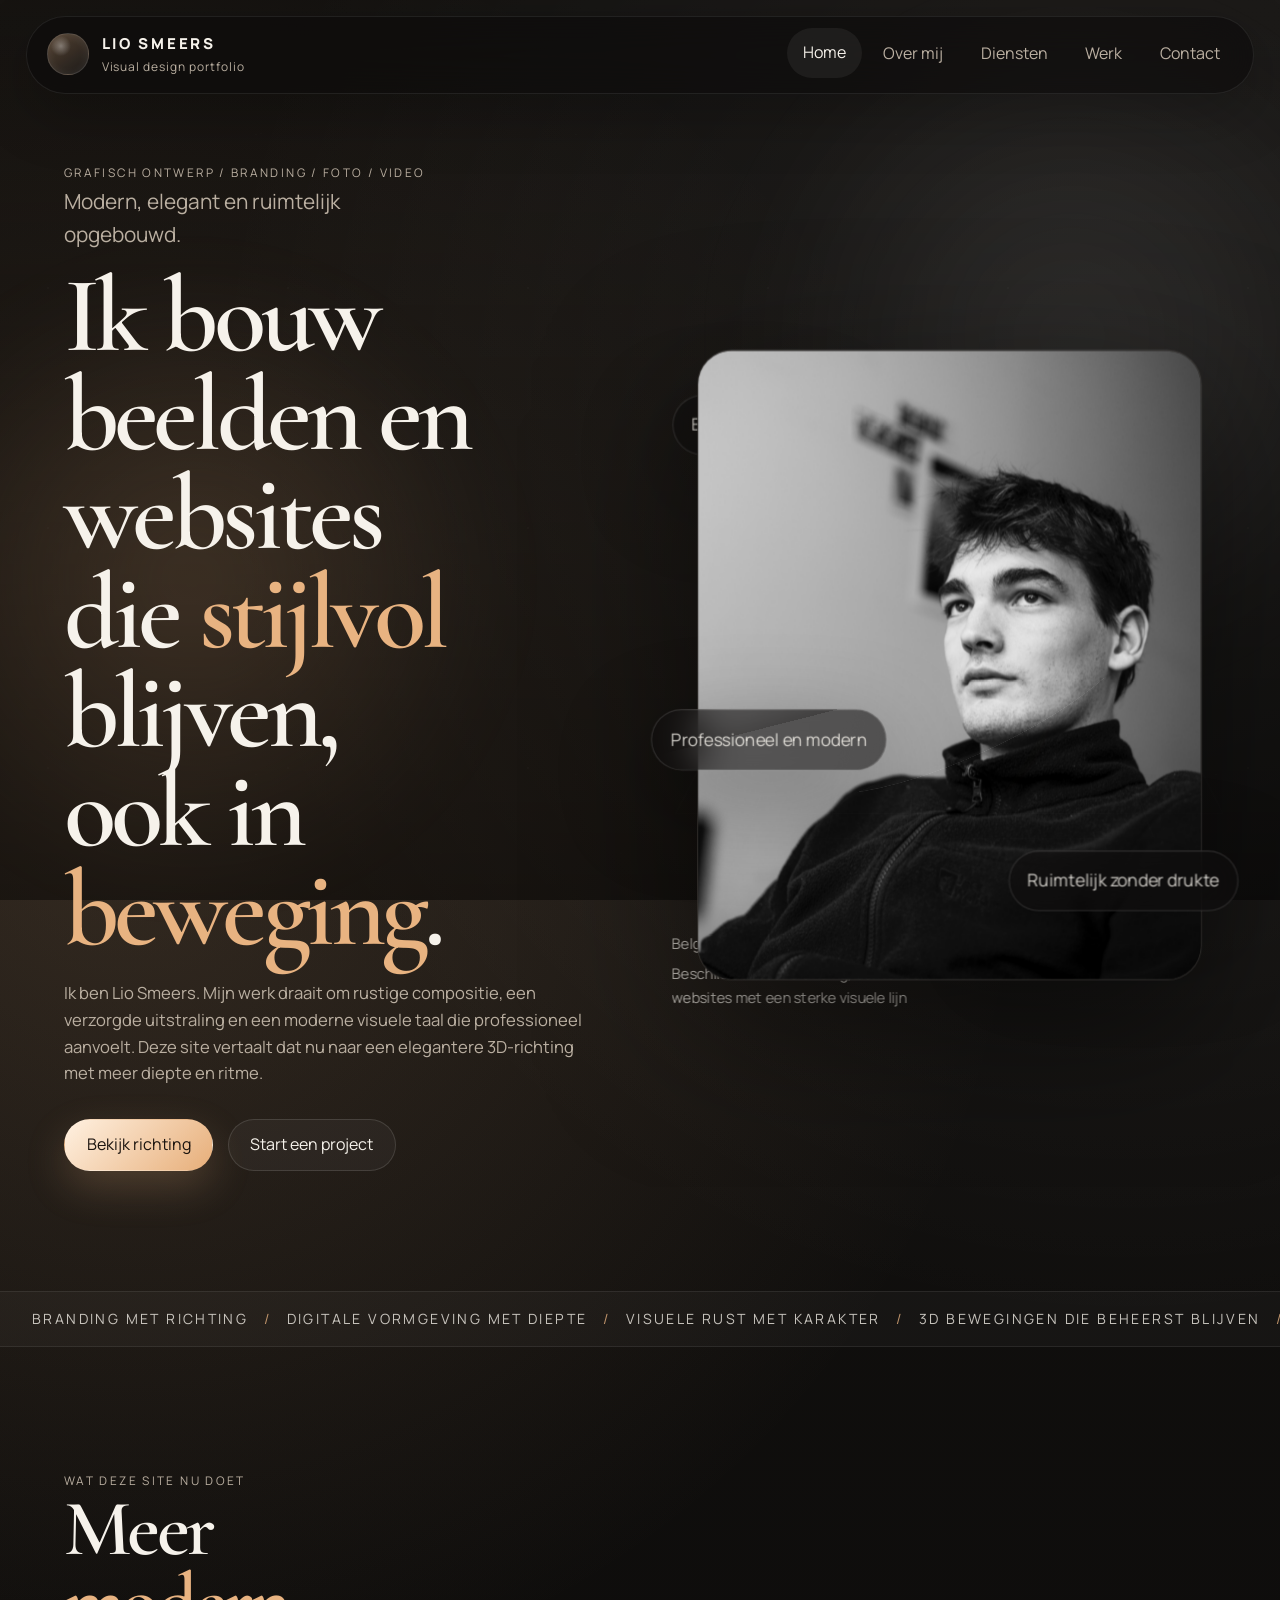
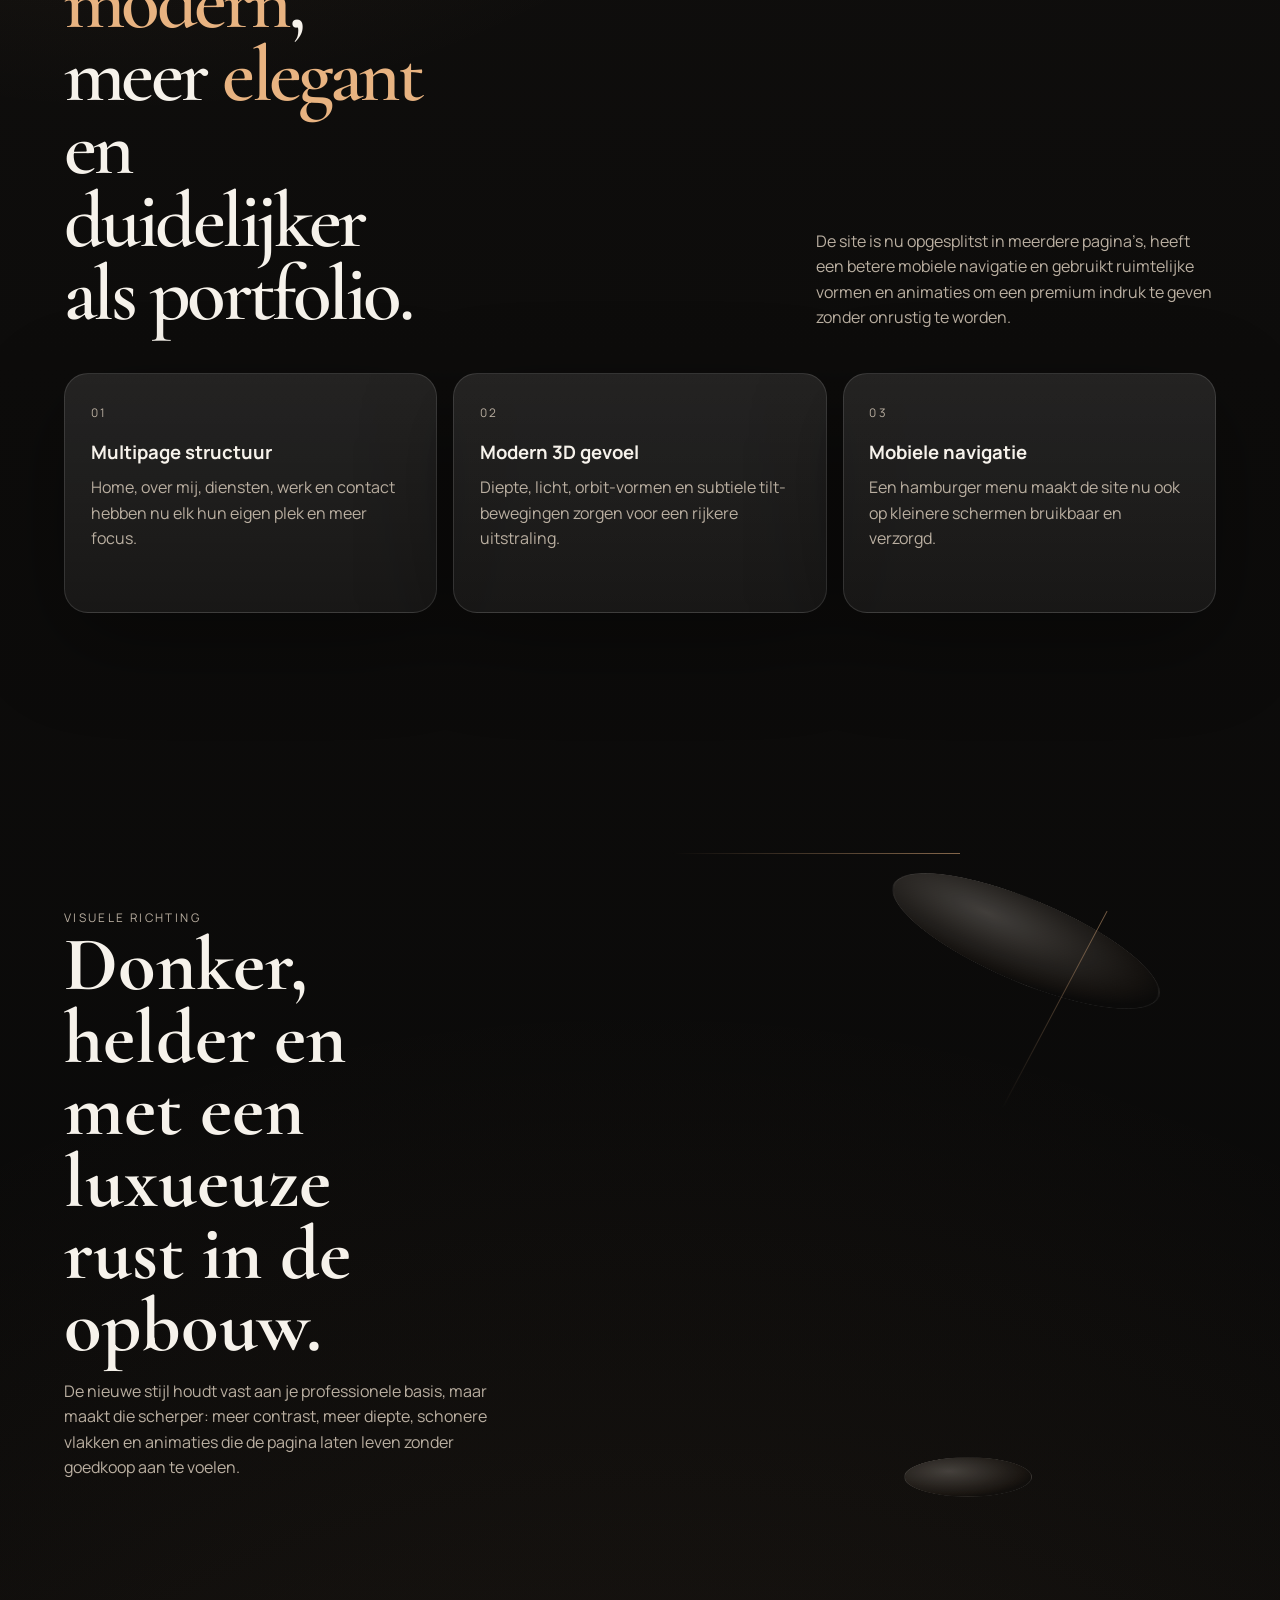
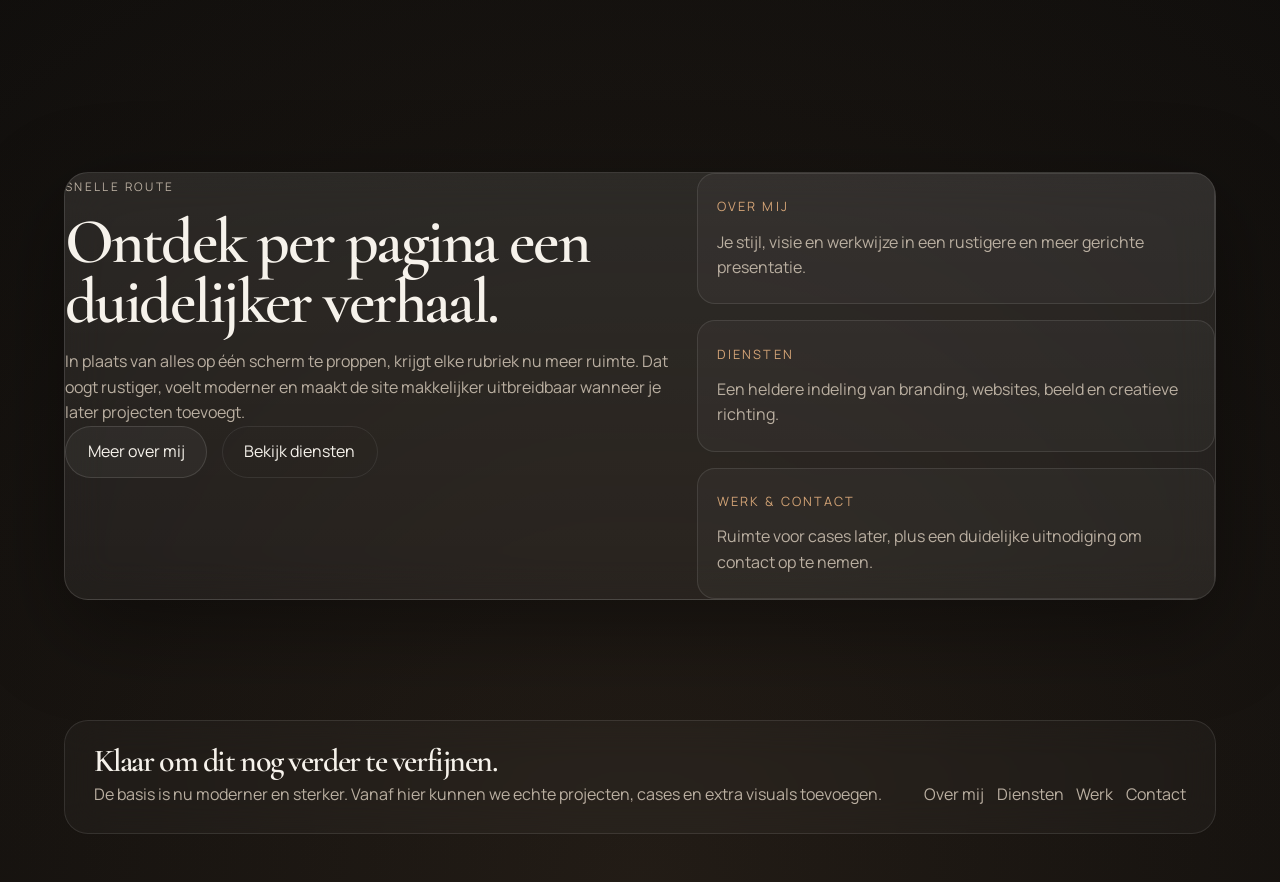
<file: index.html>
<!DOCTYPE html>
<html lang="nl">
<head>
  <meta charset="UTF-8">
  <meta name="viewport" content="width=device-width, initial-scale=1.0">
  <title>Lio Smeers — Home</title>
  <meta name="description" content="Portfolio van Lio Smeers met een moderne en elegante focus op branding, beeld en digitale vormgeving.">
  <link rel="preconnect" href="https://fonts.googleapis.com">
  <link rel="preconnect" href="https://fonts.gstatic.com" crossorigin>
  <link href="https://fonts.googleapis.com/css2?family=Manrope:wght@400;500;600;700;800&family=Cormorant+Garamond:wght@500;600;700&display=swap" rel="stylesheet">
  <link rel="stylesheet" href="style.css">
</head>
<body>
  <div class="page-noise"></div>
  <div class="page-gradient gradient-one" data-depth="0.18"></div>
  <div class="page-gradient gradient-two" data-depth="0.1"></div>
  <div class="scroll-line"></div>

  <header class="site-header">
    <div class="header-bar">
      <a href="index.html" class="logo" aria-label="Ga naar home">
        <span class="logo-mark"></span>
        <span class="logo-text">
          <span class="logo-title">Lio Smeers</span>
          <span class="logo-subtitle">Visual design portfolio</span>
        </span>
      </a>

      <nav class="site-nav" aria-label="Hoofdnavigatie">
        <a href="index.html" class="active">Home</a>
        <a href="about.html">Over mij</a>
        <a href="services.html">Diensten</a>
        <a href="work.html">Werk</a>
        <a href="contact.html">Contact</a>
      </nav>

      <button class="menu-toggle" type="button" aria-label="Open menu" aria-expanded="false" data-menu-toggle>
        <span></span>
        <span></span>
        <span></span>
      </button>
    </div>

    <nav class="mobile-menu" aria-label="Mobiele navigatie" data-mobile-menu>
      <a href="index.html" class="active">Home</a>
      <a href="about.html">Over mij</a>
      <a href="services.html">Diensten</a>
      <a href="work.html">Werk</a>
      <a href="contact.html">Contact</a>
    </nav>
  </header>

  <main>
    <section class="hero section reveal">
      <div class="hero-copy">
        <p class="eyebrow">Grafisch ontwerp / branding / foto / video</p>
        <p class="hero-kicker">Modern, elegant en ruimtelijk opgebouwd.</p>
        <h1 class="hero-title">Ik bouw beelden en websites die <span>stijlvol</span> blijven, ook in <span>beweging</span>.</h1>
        <p class="hero-text">
          Ik ben Lio Smeers. Mijn werk draait om rustige compositie, een verzorgde uitstraling en een moderne visuele taal
          die professioneel aanvoelt. Deze site vertaalt dat nu naar een elegantere 3D-richting met meer diepte en ritme.
        </p>
        <div class="hero-actions">
          <a href="work.html" class="button primary">Bekijk richting</a>
          <a href="contact.html" class="button secondary">Start een project</a>
        </div>
      </div>

      <div class="hero-stage" data-stage>
        <div class="hero-depth-grid"></div>
        <div class="hero-orbit orbit-one"></div>
        <div class="hero-orbit orbit-two"></div>
        <div class="hero-sculpture" aria-hidden="true">
          <div class="sculpture-ring ring-large"></div>
          <div class="sculpture-ring ring-small"></div>
          <div class="sculpture-core"></div>
          <div class="sculpture-pillar pillar-one"></div>
          <div class="sculpture-pillar pillar-two"></div>
          <div class="sculpture-shadow"></div>
        </div>
        <div class="hero-card image-frame" data-tilt>
          <img src="images/lio-portrait.png" alt="Portret van Lio Smeers">
        </div>
        <div class="floating-note note-one" data-float="0.8">Elegant in sfeer</div>
        <div class="floating-note note-two" data-float="1.1">Ruimtelijk zonder drukte</div>
        <div class="floating-note note-three" data-float="1">Professioneel en modern</div>
        <div class="hero-caption">
          <span>België</span>
          <span>Beschikbaar voor branding, content en websites met een sterke visuele lijn</span>
        </div>
      </div>
    </section>

    <section class="marquee-band reveal" aria-label="Creatieve focus">
      <div class="marquee-track">
        <span>Branding met richting</span>
        <span>Digitale vormgeving met diepte</span>
        <span>Visuele rust met karakter</span>
        <span>3D bewegingen die beheerst blijven</span>
        <span>Editorial ritme in elk scherm</span>
        <span>Branding met richting</span>
        <span>Digitale vormgeving met diepte</span>
        <span>Visuele rust met karakter</span>
        <span>3D bewegingen die beheerst blijven</span>
        <span>Editorial ritme in elk scherm</span>
      </div>
    </section>

    <section class="section reveal">
      <div class="split-heading">
        <div class="section-heading">
          <p class="eyebrow">Wat deze site nu doet</p>
          <h2>Meer <span>modern</span>, meer <span>elegant</span> en duidelijker als portfolio.</h2>
        </div>
        <p class="section-intro">
          De site is nu opgesplitst in meerdere pagina’s, heeft een betere mobiele navigatie en gebruikt
          ruimtelijke vormen en animaties om een premium indruk te geven zonder onrustig te worden.
        </p>
      </div>

      <div class="feature-grid">
        <article class="feature-card card reveal" data-tilt>
          <p class="list-label">01</p>
          <h3>Multipage structuur</h3>
          <p>Home, over mij, diensten, werk en contact hebben nu elk hun eigen plek en meer focus.</p>
        </article>
        <article class="feature-card card reveal" data-tilt>
          <p class="list-label">02</p>
          <h3>Modern 3D gevoel</h3>
          <p>Diepte, licht, orbit-vormen en subtiele tilt-bewegingen zorgen voor een rijkere uitstraling.</p>
        </article>
        <article class="feature-card card reveal" data-tilt>
          <p class="list-label">03</p>
          <h3>Mobiele navigatie</h3>
          <p>Een hamburger menu maakt de site nu ook op kleinere schermen bruikbaar en verzorgd.</p>
        </article>
      </div>
    </section>

    <section class="immersive-panel section reveal">
      <div class="immersive-objects" aria-hidden="true">
        <span class="immersive-disc disc-one"></span>
        <span class="immersive-disc disc-two"></span>
        <span class="immersive-beam"></span>
      </div>
      <div class="immersive-copy">
        <p class="eyebrow">Visuele richting</p>
        <h2>Donker, helder en met een <span>luxueuze rust</span> in de opbouw.</h2>
        <p>
          De nieuwe stijl houdt vast aan je professionele basis, maar maakt die scherper: meer contrast, meer diepte,
          schonere vlakken en animaties die de pagina laten leven zonder goedkoop aan te voelen.
        </p>
      </div>
    </section>

    <section class="section reveal">
      <div class="work-highlight card glass">
        <div class="placeholder-copy">
          <p class="project-tag">Snelle route</p>
          <h3>Ontdek per pagina een duidelijker verhaal.</h3>
          <p class="detail-text">
            In plaats van alles op één scherm te proppen, krijgt elke rubriek nu meer ruimte. Dat oogt rustiger,
            voelt moderner en maakt de site makkelijker uitbreidbaar wanneer je later projecten toevoegt.
          </p>
          <div class="inline-actions">
            <a href="about.html" class="button secondary">Meer over mij</a>
            <a href="services.html" class="button ghost">Bekijk diensten</a>
          </div>
        </div>

        <div class="placeholder-grid" aria-label="Snelle links">
          <article class="placeholder-tile">
            <span>Over mij</span>
            <p>Je stijl, visie en werkwijze in een rustigere en meer gerichte presentatie.</p>
          </article>
          <article class="placeholder-tile">
            <span>Diensten</span>
            <p>Een heldere indeling van branding, websites, beeld en creatieve richting.</p>
          </article>
          <article class="placeholder-tile">
            <span>Werk & contact</span>
            <p>Ruimte voor cases later, plus een duidelijke uitnodiging om contact op te nemen.</p>
          </article>
        </div>
      </div>
    </section>
  </main>

  <footer class="footer">
    <div class="footer-shell">
      <div class="footer-copy">
        <h3>Klaar om dit nog verder te verfijnen.</h3>
        <p>De basis is nu moderner en sterker. Vanaf hier kunnen we echte projecten, cases en extra visuals toevoegen.</p>
      </div>
      <nav class="footer-nav" aria-label="Footer navigatie">
        <a href="about.html">Over mij</a>
        <a href="services.html">Diensten</a>
        <a href="work.html">Werk</a>
        <a href="contact.html">Contact</a>
      </nav>
    </div>
  </footer>

  <script src="script.js"></script>
</body>
</html>
</file>
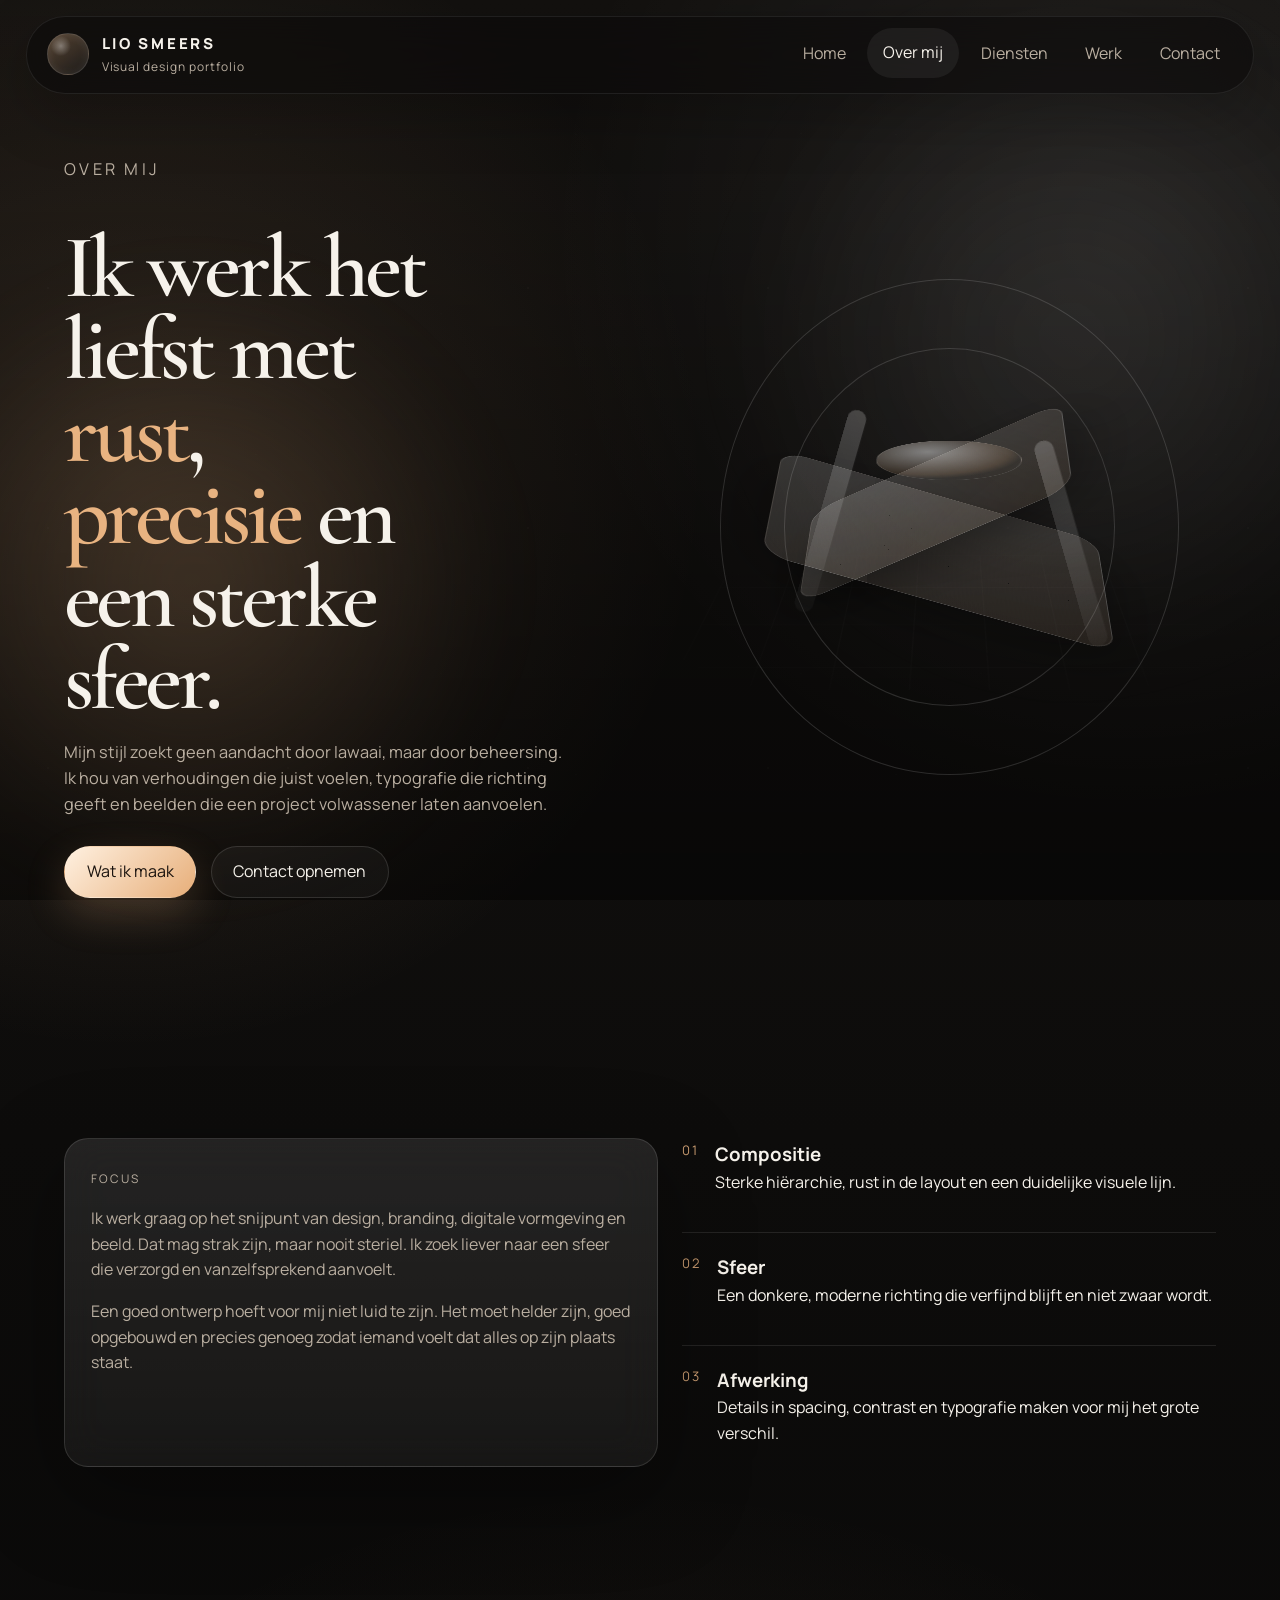
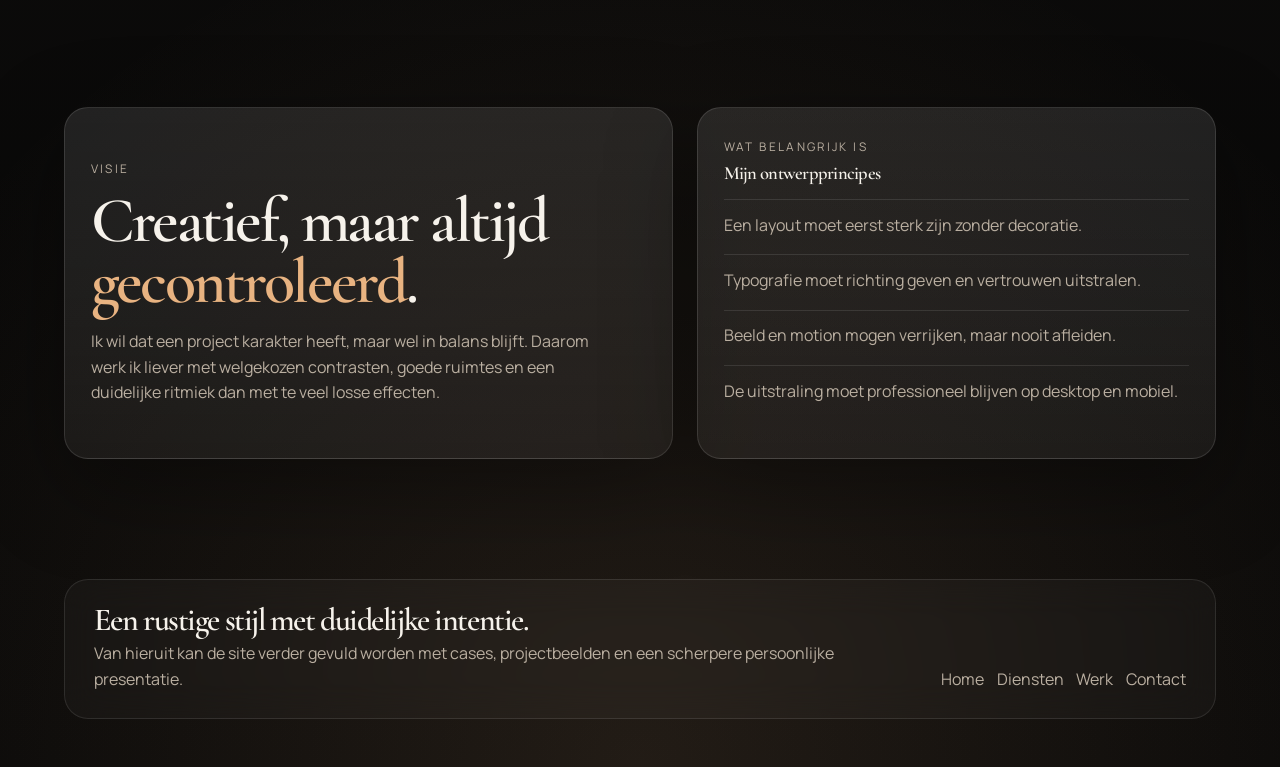
<file: about.html>
<!DOCTYPE html>
<html lang="nl">
<head>
  <meta charset="UTF-8">
  <meta name="viewport" content="width=device-width, initial-scale=1.0">
  <title>Lio Smeers — Over mij</title>
  <meta name="description" content="Meer over de stijl, aanpak en visuele richting van Lio Smeers.">
  <link rel="preconnect" href="https://fonts.googleapis.com">
  <link rel="preconnect" href="https://fonts.gstatic.com" crossorigin>
  <link href="https://fonts.googleapis.com/css2?family=Manrope:wght@400;500;600;700;800&family=Cormorant+Garamond:wght@500;600;700&display=swap" rel="stylesheet">
  <link rel="stylesheet" href="style.css">
</head>
<body>
  <div class="page-noise"></div>
  <div class="page-gradient gradient-one" data-depth="0.18"></div>
  <div class="page-gradient gradient-two" data-depth="0.1"></div>
  <div class="scroll-line"></div>

  <header class="site-header">
    <div class="header-bar">
      <a href="index.html" class="logo" aria-label="Ga naar home">
        <span class="logo-mark"></span>
        <span class="logo-text">
          <span class="logo-title">Lio Smeers</span>
          <span class="logo-subtitle">Visual design portfolio</span>
        </span>
      </a>

      <nav class="site-nav" aria-label="Hoofdnavigatie">
        <a href="index.html">Home</a>
        <a href="about.html" class="active">Over mij</a>
        <a href="services.html">Diensten</a>
        <a href="work.html">Werk</a>
        <a href="contact.html">Contact</a>
      </nav>

      <button class="menu-toggle" type="button" aria-label="Open menu" aria-expanded="false" data-menu-toggle>
        <span></span>
        <span></span>
        <span></span>
      </button>
    </div>

    <nav class="mobile-menu" aria-label="Mobiele navigatie" data-mobile-menu>
      <a href="index.html">Home</a>
      <a href="about.html" class="active">Over mij</a>
      <a href="services.html">Diensten</a>
      <a href="work.html">Werk</a>
      <a href="contact.html">Contact</a>
    </nav>
  </header>

  <main>
    <section class="page-hero section reveal">
      <div class="page-lead">
        <p class="eyebrow">Over mij</p>
        <h1>Ik werk het liefst met <span>rust</span>, <span>precisie</span> en een sterke sfeer.</h1>
        <p>
          Mijn stijl zoekt geen aandacht door lawaai, maar door beheersing. Ik hou van verhoudingen die juist voelen,
          typografie die richting geeft en beelden die een project volwassener laten aanvoelen.
        </p>
        <div class="page-actions">
          <a href="services.html" class="button primary">Wat ik maak</a>
          <a href="contact.html" class="button secondary">Contact opnemen</a>
        </div>
      </div>

      <div class="page-stage" data-stage>
        <div class="page-depth-grid"></div>
        <div class="page-orbit orbit-one"></div>
        <div class="page-orbit orbit-two"></div>
        <div class="page-sculpture" aria-hidden="true">
          <div class="page-slab slab-back"></div>
          <div class="page-slab"></div>
          <div class="page-disc"></div>
          <div class="page-column column-left"></div>
          <div class="page-column column-right"></div>
        </div>
      </div>
    </section>

    <section class="section reveal">
      <div class="about-layout">
        <article class="about-panel card glass">
          <p class="eyebrow">Focus</p>
          <p>
            Ik werk graag op het snijpunt van design, branding, digitale vormgeving en beeld. Dat mag strak zijn,
            maar nooit steriel. Ik zoek liever naar een sfeer die verzorgd en vanzelfsprekend aanvoelt.
          </p>
          <p>
            Een goed ontwerp hoeft voor mij niet luid te zijn. Het moet helder zijn, goed opgebouwd en precies genoeg
            zodat iemand voelt dat alles op zijn plaats staat.
          </p>
        </article>

        <div class="about-side">
          <article class="stat-strip">
            <span class="stat-number">01</span>
            <div>
              <h3>Compositie</h3>
              <p>Sterke hiërarchie, rust in de layout en een duidelijke visuele lijn.</p>
            </div>
          </article>
          <article class="stat-strip">
            <span class="stat-number">02</span>
            <div>
              <h3>Sfeer</h3>
              <p>Een donkere, moderne richting die verfijnd blijft en niet zwaar wordt.</p>
            </div>
          </article>
          <article class="stat-strip">
            <span class="stat-number">03</span>
            <div>
              <h3>Afwerking</h3>
              <p>Details in spacing, contrast en typografie maken voor mij het grote verschil.</p>
            </div>
          </article>
        </div>
      </div>
    </section>

    <section class="section reveal">
      <div class="story-layout">
        <article class="statement-card card reveal" data-tilt>
          <p class="project-tag">Visie</p>
          <h2>Creatief, maar altijd <span>gecontroleerd</span>.</h2>
          <p>
            Ik wil dat een project karakter heeft, maar wel in balans blijft. Daarom werk ik liever met welgekozen
            contrasten, goede ruimtes en een duidelijke ritmiek dan met te veel losse effecten.
          </p>
        </article>

        <article class="page-list-card card reveal" data-tilt>
          <p class="list-label">Wat belangrijk is</p>
          <h3>Mijn ontwerpprincipes</h3>
          <ul class="detail-list">
            <li>Een layout moet eerst sterk zijn zonder decoratie.</li>
            <li>Typografie moet richting geven en vertrouwen uitstralen.</li>
            <li>Beeld en motion mogen verrijken, maar nooit afleiden.</li>
            <li>De uitstraling moet professioneel blijven op desktop en mobiel.</li>
          </ul>
        </article>
      </div>
    </section>
  </main>

  <footer class="footer">
    <div class="footer-shell">
      <div class="footer-copy">
        <h3>Een rustige stijl met duidelijke intentie.</h3>
        <p>Van hieruit kan de site verder gevuld worden met cases, projectbeelden en een scherpere persoonlijke presentatie.</p>
      </div>
      <nav class="footer-nav" aria-label="Footer navigatie">
        <a href="index.html">Home</a>
        <a href="services.html">Diensten</a>
        <a href="work.html">Werk</a>
        <a href="contact.html">Contact</a>
      </nav>
    </div>
  </footer>

  <script src="script.js"></script>
</body>
</html>
</file>
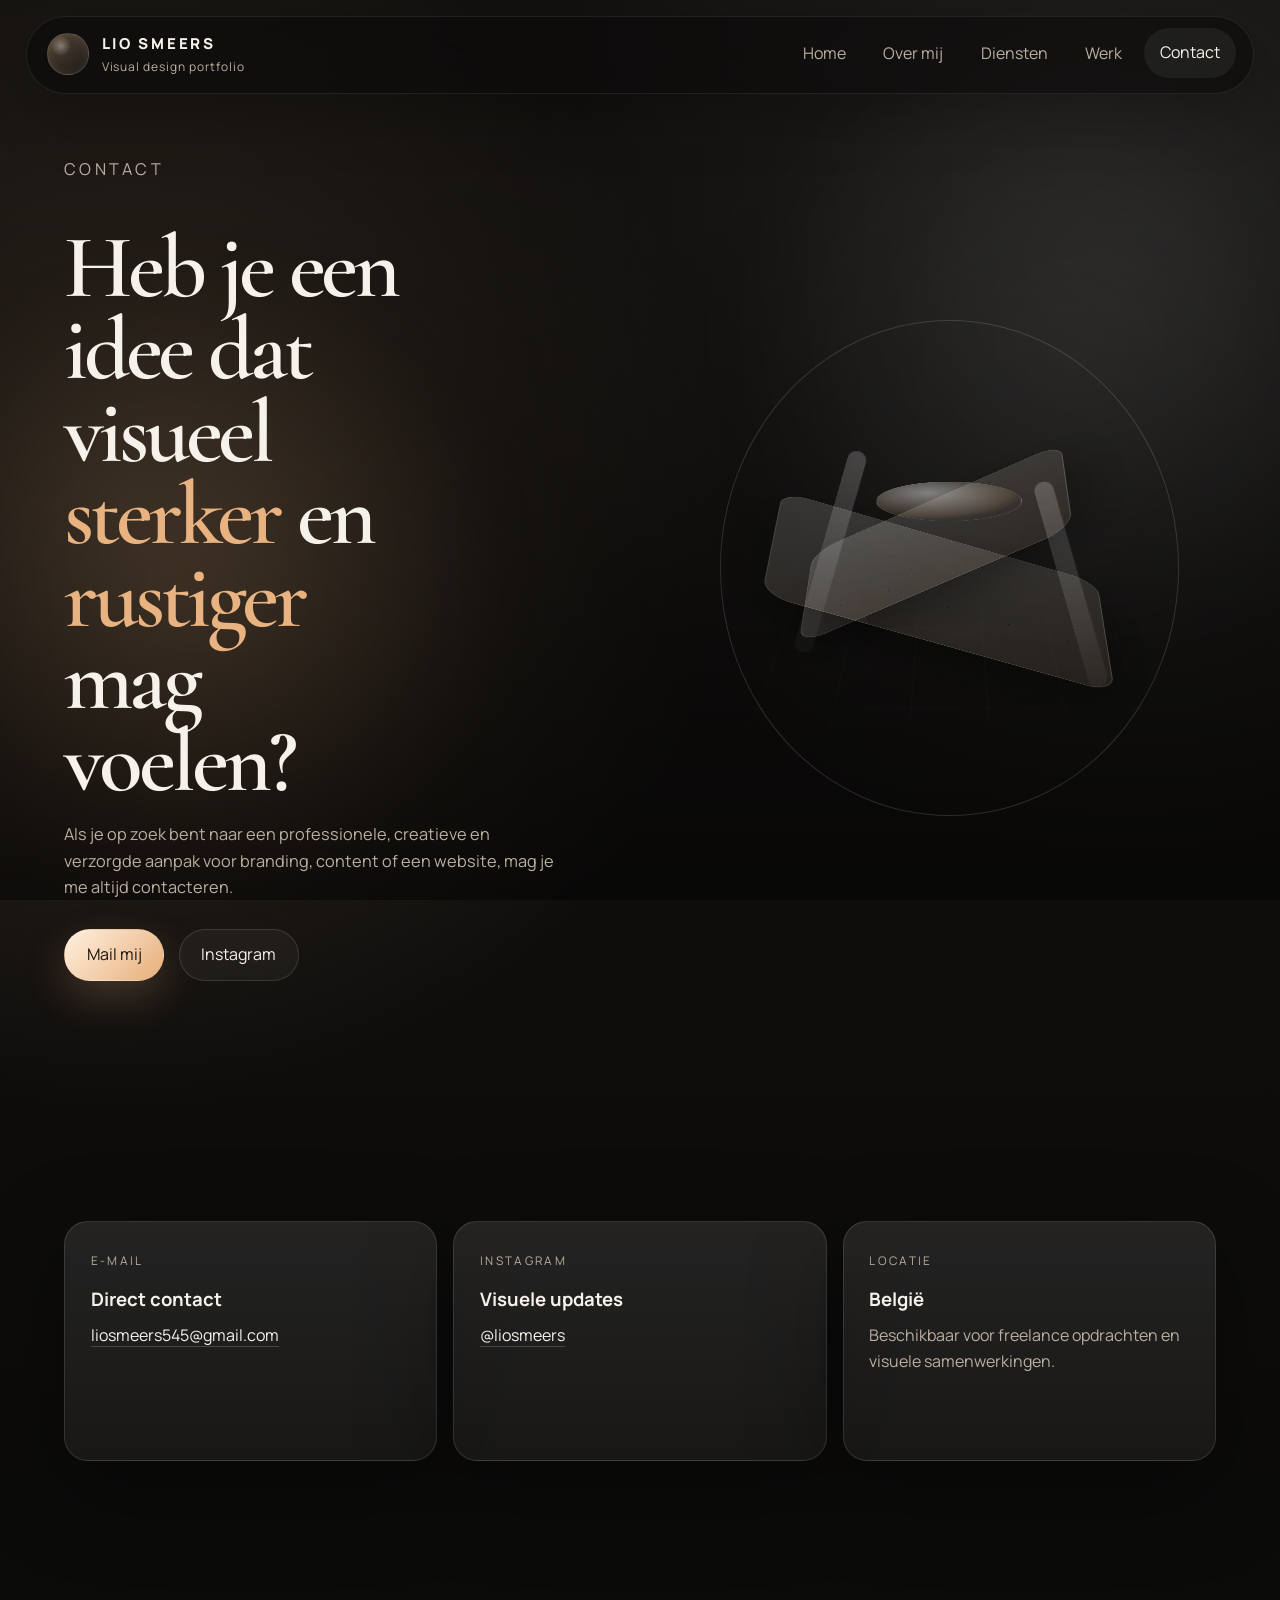
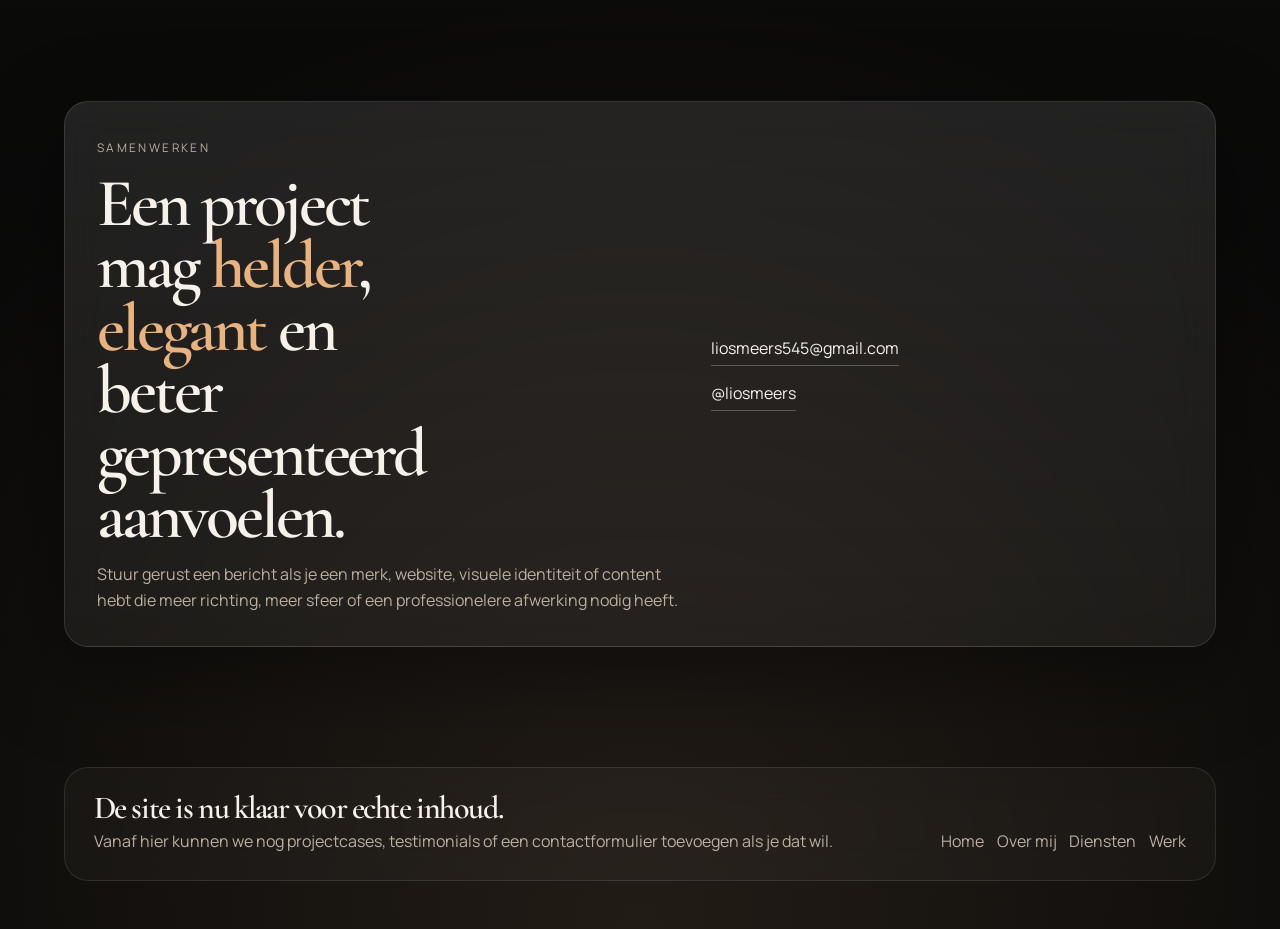
<file: contact.html>
<!DOCTYPE html>
<html lang="nl">
<head>
  <meta charset="UTF-8">
  <meta name="viewport" content="width=device-width, initial-scale=1.0">
  <title>Lio Smeers — Contact</title>
  <meta name="description" content="Contactpagina voor Lio Smeers.">
  <link rel="preconnect" href="https://fonts.googleapis.com">
  <link rel="preconnect" href="https://fonts.gstatic.com" crossorigin>
  <link href="https://fonts.googleapis.com/css2?family=Manrope:wght@400;500;600;700;800&family=Cormorant+Garamond:wght@500;600;700&display=swap" rel="stylesheet">
  <link rel="stylesheet" href="style.css">
</head>
<body>
  <div class="page-noise"></div>
  <div class="page-gradient gradient-one" data-depth="0.18"></div>
  <div class="page-gradient gradient-two" data-depth="0.1"></div>
  <div class="scroll-line"></div>

  <header class="site-header">
    <div class="header-bar">
      <a href="index.html" class="logo" aria-label="Ga naar home">
        <span class="logo-mark"></span>
        <span class="logo-text">
          <span class="logo-title">Lio Smeers</span>
          <span class="logo-subtitle">Visual design portfolio</span>
        </span>
      </a>

      <nav class="site-nav" aria-label="Hoofdnavigatie">
        <a href="index.html">Home</a>
        <a href="about.html">Over mij</a>
        <a href="services.html">Diensten</a>
        <a href="work.html">Werk</a>
        <a href="contact.html" class="active">Contact</a>
      </nav>

      <button class="menu-toggle" type="button" aria-label="Open menu" aria-expanded="false" data-menu-toggle>
        <span></span>
        <span></span>
        <span></span>
      </button>
    </div>

    <nav class="mobile-menu" aria-label="Mobiele navigatie" data-mobile-menu>
      <a href="index.html">Home</a>
      <a href="about.html">Over mij</a>
      <a href="services.html">Diensten</a>
      <a href="work.html">Werk</a>
      <a href="contact.html" class="active">Contact</a>
    </nav>
  </header>

  <main>
    <section class="page-hero section reveal">
      <div class="page-lead">
        <p class="eyebrow">Contact</p>
        <h1>Heb je een idee dat visueel <span>sterker</span> en <span>rustiger</span> mag voelen?</h1>
        <p>
          Als je op zoek bent naar een professionele, creatieve en verzorgde aanpak voor branding,
          content of een website, mag je me altijd contacteren.
        </p>
        <div class="page-actions">
          <a href="mailto:liosmeers545@gmail.com" class="button primary">Mail mij</a>
          <a href="https://instagram.com/liosmeers" class="button secondary" target="_blank" rel="noopener">Instagram</a>
        </div>
      </div>

      <div class="page-stage" data-stage>
        <div class="page-depth-grid"></div>
        <div class="page-orbit orbit-one"></div>
        <div class="page-sculpture" aria-hidden="true">
          <div class="page-slab slab-back"></div>
          <div class="page-slab"></div>
          <div class="page-disc"></div>
          <div class="page-column column-left"></div>
          <div class="page-column column-right"></div>
        </div>
      </div>
    </section>

    <section class="section reveal">
      <div class="contact-grid">
        <article class="contact-card card reveal" data-tilt>
          <p class="list-label">E-mail</p>
          <h3>Direct contact</h3>
          <p><a href="mailto:liosmeers545@gmail.com">liosmeers545@gmail.com</a></p>
        </article>
        <article class="contact-card card reveal" data-tilt>
          <p class="list-label">Instagram</p>
          <h3>Visuele updates</h3>
          <p><a href="https://instagram.com/liosmeers" target="_blank" rel="noopener">@liosmeers</a></p>
        </article>
        <article class="contact-card card reveal" data-tilt>
          <p class="list-label">Locatie</p>
          <h3>België</h3>
          <p>Beschikbaar voor freelance opdrachten en visuele samenwerkingen.</p>
        </article>
      </div>
    </section>

    <section class="section reveal">
      <div class="contact-shell card glass">
        <div class="contact-layout">
          <div class="contact-copy">
            <p class="eyebrow">Samenwerken</p>
            <h2>Een project mag <span>helder</span>, <span>elegant</span> en beter gepresenteerd aanvoelen.</h2>
            <p>
              Stuur gerust een bericht als je een merk, website, visuele identiteit of content hebt die meer richting,
              meer sfeer of een professionelere afwerking nodig heeft.
            </p>
          </div>
          <div class="contact-links">
            <a href="mailto:liosmeers545@gmail.com">liosmeers545@gmail.com</a>
            <a href="https://instagram.com/liosmeers" target="_blank" rel="noopener">@liosmeers</a>
          </div>
        </div>
      </div>
    </section>
  </main>

  <footer class="footer">
    <div class="footer-shell">
      <div class="footer-copy">
        <h3>De site is nu klaar voor echte inhoud.</h3>
        <p>Vanaf hier kunnen we nog projectcases, testimonials of een contactformulier toevoegen als je dat wil.</p>
      </div>
      <nav class="footer-nav" aria-label="Footer navigatie">
        <a href="index.html">Home</a>
        <a href="about.html">Over mij</a>
        <a href="services.html">Diensten</a>
        <a href="work.html">Werk</a>
      </nav>
    </div>
  </footer>

  <script src="script.js"></script>
</body>
</html>
</file>
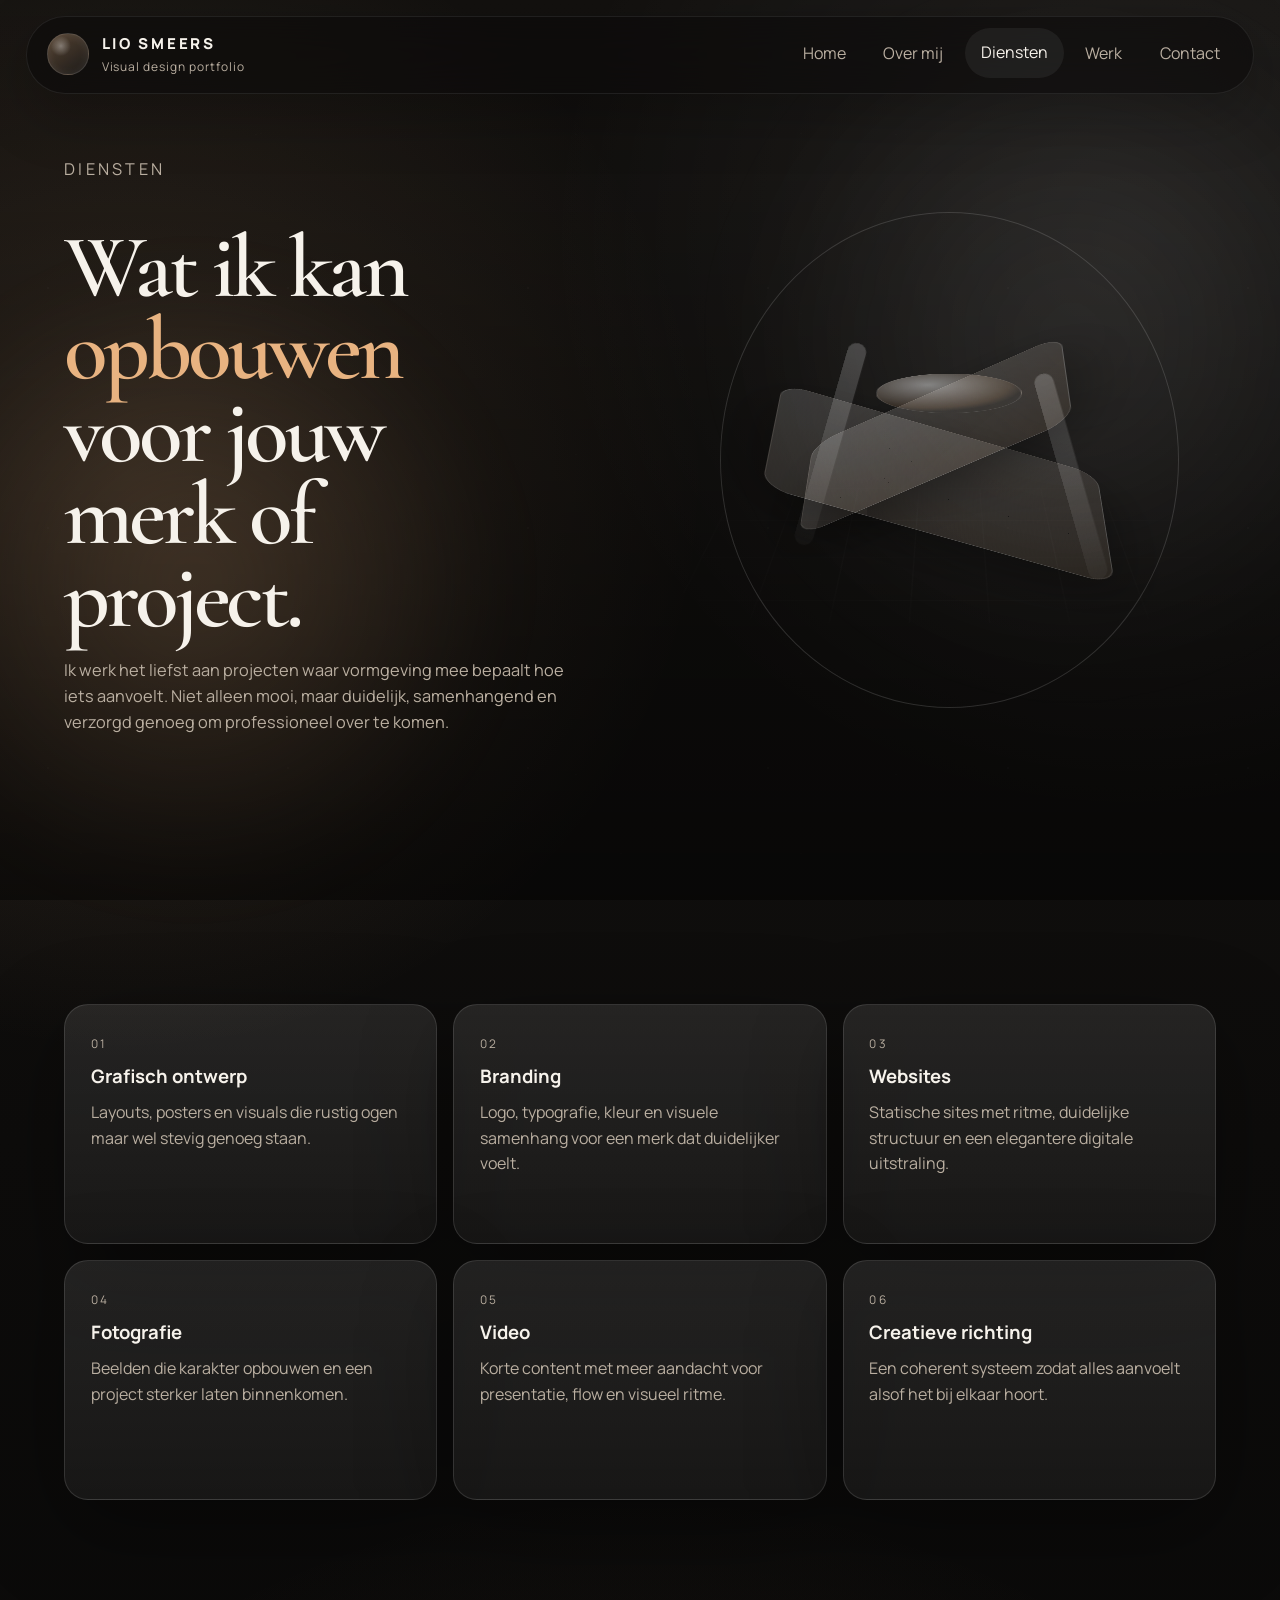
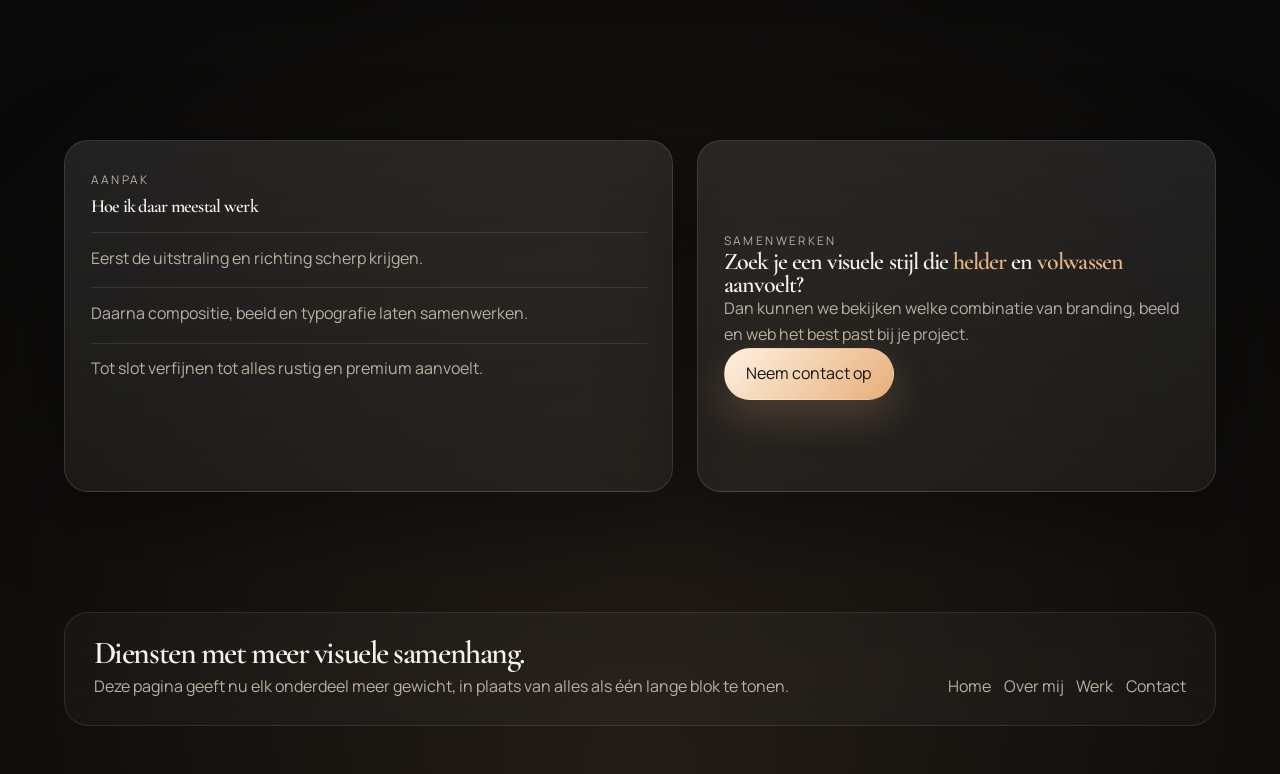
<file: services.html>
<!DOCTYPE html>
<html lang="nl">
<head>
  <meta charset="UTF-8">
  <meta name="viewport" content="width=device-width, initial-scale=1.0">
  <title>Lio Smeers — Diensten</title>
  <meta name="description" content="Diensten van Lio Smeers: branding, grafisch ontwerp, websites, foto en video.">
  <link rel="preconnect" href="https://fonts.googleapis.com">
  <link rel="preconnect" href="https://fonts.gstatic.com" crossorigin>
  <link href="https://fonts.googleapis.com/css2?family=Manrope:wght@400;500;600;700;800&family=Cormorant+Garamond:wght@500;600;700&display=swap" rel="stylesheet">
  <link rel="stylesheet" href="style.css">
</head>
<body>
  <div class="page-noise"></div>
  <div class="page-gradient gradient-one" data-depth="0.18"></div>
  <div class="page-gradient gradient-two" data-depth="0.1"></div>
  <div class="scroll-line"></div>

  <header class="site-header">
    <div class="header-bar">
      <a href="index.html" class="logo" aria-label="Ga naar home">
        <span class="logo-mark"></span>
        <span class="logo-text">
          <span class="logo-title">Lio Smeers</span>
          <span class="logo-subtitle">Visual design portfolio</span>
        </span>
      </a>

      <nav class="site-nav" aria-label="Hoofdnavigatie">
        <a href="index.html">Home</a>
        <a href="about.html">Over mij</a>
        <a href="services.html" class="active">Diensten</a>
        <a href="work.html">Werk</a>
        <a href="contact.html">Contact</a>
      </nav>

      <button class="menu-toggle" type="button" aria-label="Open menu" aria-expanded="false" data-menu-toggle>
        <span></span>
        <span></span>
        <span></span>
      </button>
    </div>

    <nav class="mobile-menu" aria-label="Mobiele navigatie" data-mobile-menu>
      <a href="index.html">Home</a>
      <a href="about.html">Over mij</a>
      <a href="services.html" class="active">Diensten</a>
      <a href="work.html">Werk</a>
      <a href="contact.html">Contact</a>
    </nav>
  </header>

  <main>
    <section class="page-hero section reveal">
      <div class="page-lead">
        <p class="eyebrow">Diensten</p>
        <h1>Wat ik kan <span>opbouwen</span> voor jouw merk of project.</h1>
        <p>
          Ik werk het liefst aan projecten waar vormgeving mee bepaalt hoe iets aanvoelt. Niet alleen mooi,
          maar duidelijk, samenhangend en verzorgd genoeg om professioneel over te komen.
        </p>
      </div>

      <div class="page-stage" data-stage>
        <div class="page-depth-grid"></div>
        <div class="page-orbit orbit-one"></div>
        <div class="page-sculpture" aria-hidden="true">
          <div class="page-slab slab-back"></div>
          <div class="page-slab"></div>
          <div class="page-disc"></div>
          <div class="page-column column-left"></div>
          <div class="page-column column-right"></div>
        </div>
      </div>
    </section>

    <section class="section reveal">
      <div class="services-grid">
        <article class="service card reveal" data-tilt>
          <p class="list-label">01</p>
          <h3>Grafisch ontwerp</h3>
          <p>Layouts, posters en visuals die rustig ogen maar wel stevig genoeg staan.</p>
        </article>
        <article class="service card reveal" data-tilt>
          <p class="list-label">02</p>
          <h3>Branding</h3>
          <p>Logo, typografie, kleur en visuele samenhang voor een merk dat duidelijker voelt.</p>
        </article>
        <article class="service card reveal" data-tilt>
          <p class="list-label">03</p>
          <h3>Websites</h3>
          <p>Statische sites met ritme, duidelijke structuur en een elegantere digitale uitstraling.</p>
        </article>
        <article class="service card reveal" data-tilt>
          <p class="list-label">04</p>
          <h3>Fotografie</h3>
          <p>Beelden die karakter opbouwen en een project sterker laten binnenkomen.</p>
        </article>
        <article class="service card reveal" data-tilt>
          <p class="list-label">05</p>
          <h3>Video</h3>
          <p>Korte content met meer aandacht voor presentatie, flow en visueel ritme.</p>
        </article>
        <article class="service card reveal" data-tilt>
          <p class="list-label">06</p>
          <h3>Creatieve richting</h3>
          <p>Een coherent systeem zodat alles aanvoelt alsof het bij elkaar hoort.</p>
        </article>
      </div>
    </section>

    <section class="section reveal">
      <div class="story-layout">
        <article class="page-list-card card reveal" data-tilt>
          <p class="list-label">Aanpak</p>
          <h3>Hoe ik daar meestal werk</h3>
          <ul class="detail-list">
            <li>Eerst de uitstraling en richting scherp krijgen.</li>
            <li>Daarna compositie, beeld en typografie laten samenwerken.</li>
            <li>Tot slot verfijnen tot alles rustig en premium aanvoelt.</li>
          </ul>
        </article>

        <article class="cta-panel card reveal" data-tilt>
          <p class="project-tag">Samenwerken</p>
          <h2>Zoek je een visuele stijl die <span>helder</span> en <span>volwassen</span> aanvoelt?</h2>
          <p>Dan kunnen we bekijken welke combinatie van branding, beeld en web het best past bij je project.</p>
          <div class="inline-actions">
            <a href="contact.html" class="button primary">Neem contact op</a>
          </div>
        </article>
      </div>
    </section>
  </main>

  <footer class="footer">
    <div class="footer-shell">
      <div class="footer-copy">
        <h3>Diensten met meer visuele samenhang.</h3>
        <p>Deze pagina geeft nu elk onderdeel meer gewicht, in plaats van alles als één lange blok te tonen.</p>
      </div>
      <nav class="footer-nav" aria-label="Footer navigatie">
        <a href="index.html">Home</a>
        <a href="about.html">Over mij</a>
        <a href="work.html">Werk</a>
        <a href="contact.html">Contact</a>
      </nav>
    </div>
  </footer>

  <script src="script.js"></script>
</body>
</html>
</file>
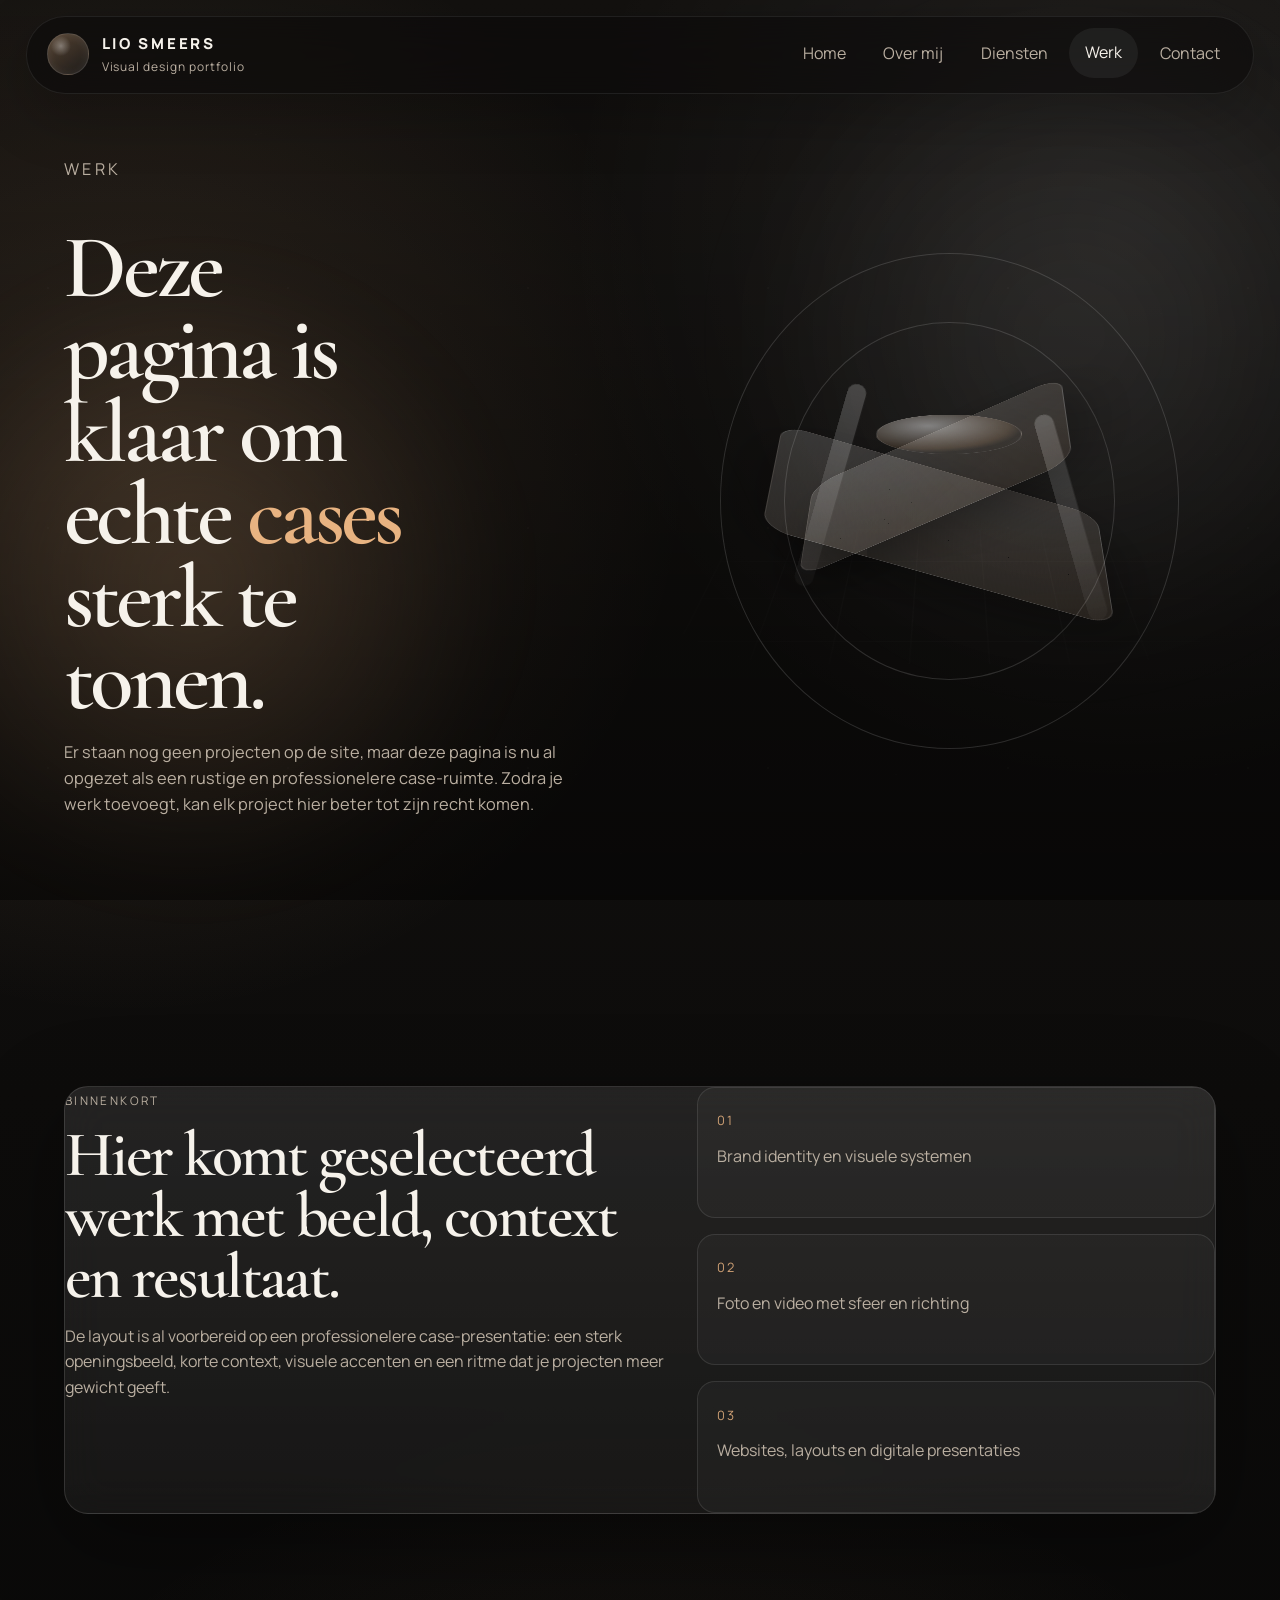
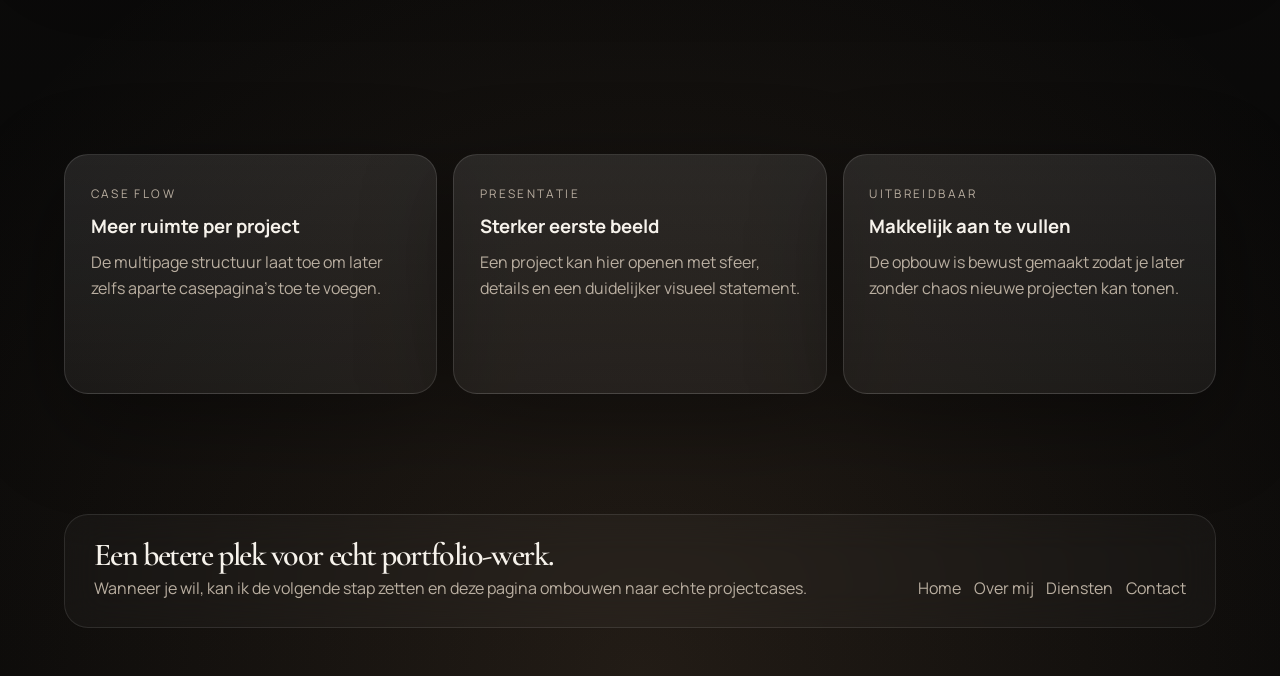
<file: work.html>
<!DOCTYPE html>
<html lang="nl">
<head>
  <meta charset="UTF-8">
  <meta name="viewport" content="width=device-width, initial-scale=1.0">
  <title>Lio Smeers — Werk</title>
  <meta name="description" content="Ruimte voor geselecteerd werk en toekomstige projecten van Lio Smeers.">
  <link rel="preconnect" href="https://fonts.googleapis.com">
  <link rel="preconnect" href="https://fonts.gstatic.com" crossorigin>
  <link href="https://fonts.googleapis.com/css2?family=Manrope:wght@400;500;600;700;800&family=Cormorant+Garamond:wght@500;600;700&display=swap" rel="stylesheet">
  <link rel="stylesheet" href="style.css">
</head>
<body>
  <div class="page-noise"></div>
  <div class="page-gradient gradient-one" data-depth="0.18"></div>
  <div class="page-gradient gradient-two" data-depth="0.1"></div>
  <div class="scroll-line"></div>

  <header class="site-header">
    <div class="header-bar">
      <a href="index.html" class="logo" aria-label="Ga naar home">
        <span class="logo-mark"></span>
        <span class="logo-text">
          <span class="logo-title">Lio Smeers</span>
          <span class="logo-subtitle">Visual design portfolio</span>
        </span>
      </a>

      <nav class="site-nav" aria-label="Hoofdnavigatie">
        <a href="index.html">Home</a>
        <a href="about.html">Over mij</a>
        <a href="services.html">Diensten</a>
        <a href="work.html" class="active">Werk</a>
        <a href="contact.html">Contact</a>
      </nav>

      <button class="menu-toggle" type="button" aria-label="Open menu" aria-expanded="false" data-menu-toggle>
        <span></span>
        <span></span>
        <span></span>
      </button>
    </div>

    <nav class="mobile-menu" aria-label="Mobiele navigatie" data-mobile-menu>
      <a href="index.html">Home</a>
      <a href="about.html">Over mij</a>
      <a href="services.html">Diensten</a>
      <a href="work.html" class="active">Werk</a>
      <a href="contact.html">Contact</a>
    </nav>
  </header>

  <main>
    <section class="page-hero section reveal">
      <div class="page-lead">
        <p class="eyebrow">Werk</p>
        <h1>Deze pagina is klaar om echte <span>cases</span> sterk te tonen.</h1>
        <p>
          Er staan nog geen projecten op de site, maar deze pagina is nu al opgezet als een rustige en professionelere
          case-ruimte. Zodra je werk toevoegt, kan elk project hier beter tot zijn recht komen.
        </p>
      </div>

      <div class="page-stage" data-stage>
        <div class="page-depth-grid"></div>
        <div class="page-orbit orbit-one"></div>
        <div class="page-orbit orbit-two"></div>
        <div class="page-sculpture" aria-hidden="true">
          <div class="page-slab slab-back"></div>
          <div class="page-slab"></div>
          <div class="page-disc"></div>
          <div class="page-column column-left"></div>
          <div class="page-column column-right"></div>
        </div>
      </div>
    </section>

    <section class="section reveal">
      <div class="work-highlight card glass">
        <div class="placeholder-copy">
          <p class="project-tag">Binnenkort</p>
          <h3>Hier komt geselecteerd werk met beeld, context en resultaat.</h3>
          <p class="detail-text">
            De layout is al voorbereid op een professionelere case-presentatie: een sterk openingsbeeld, korte context,
            visuele accenten en een ritme dat je projecten meer gewicht geeft.
          </p>
        </div>

        <div class="placeholder-grid" aria-label="Toekomstige projecttypes">
          <article class="placeholder-tile">
            <span>01</span>
            <p>Brand identity en visuele systemen</p>
          </article>
          <article class="placeholder-tile">
            <span>02</span>
            <p>Foto en video met sfeer en richting</p>
          </article>
          <article class="placeholder-tile">
            <span>03</span>
            <p>Websites, layouts en digitale presentaties</p>
          </article>
        </div>
      </div>
    </section>

    <section class="section reveal">
      <div class="work-grid">
        <article class="mini-project card reveal" data-tilt>
          <p class="project-tag">Case flow</p>
          <h3>Meer ruimte per project</h3>
          <p>De multipage structuur laat toe om later zelfs aparte casepagina’s toe te voegen.</p>
        </article>
        <article class="mini-project card reveal" data-tilt>
          <p class="project-tag">Presentatie</p>
          <h3>Sterker eerste beeld</h3>
          <p>Een project kan hier openen met sfeer, details en een duidelijker visueel statement.</p>
        </article>
        <article class="mini-project card reveal" data-tilt>
          <p class="project-tag">Uitbreidbaar</p>
          <h3>Makkelijk aan te vullen</h3>
          <p>De opbouw is bewust gemaakt zodat je later zonder chaos nieuwe projecten kan tonen.</p>
        </article>
      </div>
    </section>
  </main>

  <footer class="footer">
    <div class="footer-shell">
      <div class="footer-copy">
        <h3>Een betere plek voor echt portfolio-werk.</h3>
        <p>Wanneer je wil, kan ik de volgende stap zetten en deze pagina ombouwen naar echte projectcases.</p>
      </div>
      <nav class="footer-nav" aria-label="Footer navigatie">
        <a href="index.html">Home</a>
        <a href="about.html">Over mij</a>
        <a href="services.html">Diensten</a>
        <a href="contact.html">Contact</a>
      </nav>
    </div>
  </footer>

  <script src="script.js"></script>
</body>
</html>
</file>
<file: style.css>
* {
  margin: 0;
  padding: 0;
  box-sizing: border-box;
}

:root {
  --bg: #090909;
  --bg-soft: #111111;
  --bg-elevated: rgba(255, 255, 255, 0.05);
  --panel: rgba(255, 255, 255, 0.06);
  --panel-strong: rgba(255, 255, 255, 0.09);
  --border: rgba(255, 255, 255, 0.12);
  --border-strong: rgba(255, 255, 255, 0.2);
  --text: #f6f2eb;
  --muted: #baafa1;
  --accent: #e8b381;
  --accent-strong: #ffcc9d;
  --shadow: 0 28px 90px rgba(0, 0, 0, 0.38);
  --shadow-deep: 0 45px 140px rgba(0, 0, 0, 0.5);
  --radius-xl: 36px;
  --radius-lg: 24px;
  --radius-md: 18px;
  --content-width: min(1200px, 90vw);
}

html {
  scroll-behavior: smooth;
}

body {
  min-height: 100vh;
  font-family: "Manrope", sans-serif;
  color: var(--text);
  background:
    radial-gradient(circle at 10% 20%, rgba(232, 179, 129, 0.16), transparent 26%),
    radial-gradient(circle at 88% 10%, rgba(255, 255, 255, 0.08), transparent 24%),
    radial-gradient(circle at 50% 100%, rgba(232, 179, 129, 0.12), transparent 36%),
    linear-gradient(180deg, #151311 0%, #0d0c0b 48%, #070707 100%);
  line-height: 1.6;
  overflow-x: hidden;
}

body::before,
body::after {
  content: "";
  position: fixed;
  inset: 0;
  pointer-events: none;
  z-index: 0;
}

body::before {
  background:
    linear-gradient(rgba(255, 255, 255, 0.02) 1px, transparent 1px),
    linear-gradient(90deg, rgba(255, 255, 255, 0.02) 1px, transparent 1px);
  background-size: 82px 82px;
  mask-image: radial-gradient(circle at center, black 30%, transparent 82%);
  opacity: 0.3;
}

body::after {
  background: linear-gradient(180deg, rgba(0, 0, 0, 0.08), rgba(0, 0, 0, 0.42));
}

body.menu-open {
  overflow: hidden;
}

a {
  color: inherit;
}

img {
  display: block;
  max-width: 100%;
}

main,
footer {
  position: relative;
  z-index: 1;
}

.page-noise,
.page-gradient,
.scroll-line {
  position: fixed;
  inset: 0;
  pointer-events: none;
}

.page-noise {
  z-index: 0;
  opacity: 0.06;
  background-image:
    radial-gradient(circle at 20% 20%, rgba(255, 255, 255, 0.45) 0.7px, transparent 0.9px),
    radial-gradient(circle at 80% 42%, rgba(255, 255, 255, 0.28) 0.7px, transparent 0.9px),
    radial-gradient(circle at 45% 74%, rgba(255, 255, 255, 0.22) 0.6px, transparent 0.8px);
  background-size: 240px 240px, 320px 320px, 180px 180px;
}

.page-gradient {
  z-index: 0;
  transition: transform 0.25s ease-out;
}

.gradient-one {
  inset: auto auto 0 -10%;
  width: 40rem;
  height: 40rem;
  border-radius: 50%;
  background: radial-gradient(circle, rgba(232, 179, 129, 0.24), transparent 68%);
  filter: blur(38px);
}

.gradient-two {
  inset: 0 -10% auto auto;
  width: 42rem;
  height: 42rem;
  border-radius: 50%;
  background: radial-gradient(circle, rgba(255, 255, 255, 0.1), transparent 70%);
  filter: blur(52px);
}

.scroll-line {
  top: 0;
  left: 0;
  right: auto;
  height: 3px;
  width: 0;
  z-index: 200;
  background: linear-gradient(90deg, #b97e4e, var(--accent), #fff2e4);
}

.site-shell {
  width: min(1340px, 96vw);
  margin: 0 auto;
}

.site-header {
  position: sticky;
  top: 0;
  z-index: 120;
  width: min(1340px, 96vw);
  margin: 0 auto;
  padding: 16px 0 0;
}

.site-header::before {
  content: "";
  position: absolute;
  inset: 16px 0 auto;
  height: 76px;
  border: 1px solid rgba(255, 255, 255, 0.08);
  border-radius: 999px;
  background: rgba(12, 11, 10, 0.62);
  backdrop-filter: blur(24px);
  box-shadow: 0 20px 60px rgba(0, 0, 0, 0.24);
  z-index: -1;
}

.header-bar {
  display: flex;
  align-items: center;
  justify-content: space-between;
  gap: 1rem;
  min-height: 76px;
  padding: 0 1.15rem 0 1.35rem;
}

.logo {
  display: inline-flex;
  align-items: center;
  gap: 0.8rem;
  text-decoration: none;
}

.logo-mark {
  width: 2.6rem;
  height: 2.6rem;
  border-radius: 50%;
  border: 1px solid rgba(255, 255, 255, 0.14);
  background:
    radial-gradient(circle at 32% 30%, rgba(255, 255, 255, 0.34), transparent 26%),
    linear-gradient(145deg, rgba(232, 179, 129, 0.32), rgba(255, 255, 255, 0.05));
  box-shadow: inset 0 1px 10px rgba(255, 255, 255, 0.08);
}

.logo-text {
  display: grid;
  gap: 0.1rem;
}

.logo-title {
  font-size: 0.94rem;
  font-weight: 800;
  letter-spacing: 0.18em;
  text-transform: uppercase;
}

.logo-subtitle {
  font-size: 0.75rem;
  letter-spacing: 0.08em;
  color: var(--muted);
}

.site-nav {
  display: flex;
  align-items: center;
  gap: 0.35rem;
}

.site-nav a {
  text-decoration: none;
  color: var(--muted);
  padding: 0.78rem 1rem;
  border-radius: 999px;
  transition: color 0.25s ease, background 0.25s ease, transform 0.25s ease;
}

.site-nav a:hover,
.site-nav a.active {
  color: var(--text);
  background: rgba(255, 255, 255, 0.06);
  transform: translateY(-1px);
}

.menu-toggle {
  display: none;
  align-items: center;
  justify-content: center;
  width: 3rem;
  height: 3rem;
  border: 1px solid rgba(255, 255, 255, 0.12);
  border-radius: 50%;
  background: rgba(255, 255, 255, 0.04);
  color: var(--text);
  cursor: pointer;
}

.menu-toggle span {
  position: absolute;
  width: 1rem;
  height: 1.5px;
  background: currentColor;
  border-radius: 999px;
  transition: transform 0.25s ease, opacity 0.25s ease;
}

.menu-toggle span:nth-child(1) {
  transform: translateY(-5px);
}

.menu-toggle span:nth-child(3) {
  transform: translateY(5px);
}

.menu-toggle.is-open span:nth-child(1) {
  transform: rotate(45deg);
}

.menu-toggle.is-open span:nth-child(2) {
  opacity: 0;
}

.menu-toggle.is-open span:nth-child(3) {
  transform: rotate(-45deg);
}

.mobile-menu {
  display: none;
}

.section {
  width: var(--content-width);
  margin: 0 auto;
  padding: 120px 0;
}

.hero {
  min-height: calc(100vh - 92px);
  display: grid;
  grid-template-columns: minmax(0, 1.02fr) minmax(320px, 0.98fr);
  align-items: center;
  gap: 4rem;
  padding-top: 4.2rem;
}

.eyebrow,
.project-tag,
.list-label {
  display: inline-block;
  color: var(--muted);
  text-transform: uppercase;
  letter-spacing: 0.2em;
  font-size: 0.74rem;
}

.hero-copy,
.panel-copy {
  position: relative;
  z-index: 2;
}

.hero-kicker,
.section-intro,
.hero-text,
.card p,
.contact-copy p,
.page-lead p,
.detail-text,
.footer-copy p {
  color: var(--muted);
}

.hero-title,
.section-heading h2,
.page-hero h1,
.statement-card h2,
.contact-copy h2,
.cta-panel h2,
.footer-copy h3 {
  font-family: "Cormorant Garamond", serif;
  letter-spacing: -0.045em;
  line-height: 0.92;
  font-weight: 600;
}

.hero-title {
  max-width: 8.2ch;
  margin: 1rem 0 1.3rem;
  font-size: clamp(4rem, 8.4vw, 7.8rem);
}

.hero-title span,
.section-heading span,
.page-hero h1 span,
.statement-card span,
.contact-copy h2 span,
.cta-panel h2 span {
  color: var(--accent);
}

.hero-kicker {
  max-width: 24ch;
  font-size: clamp(1rem, 1.7vw, 1.3rem);
}

.hero-text {
  max-width: 54ch;
  font-size: 1.04rem;
  margin-bottom: 2rem;
}

.hero-actions,
.page-actions,
.inline-actions {
  display: flex;
  flex-wrap: wrap;
  gap: 0.9rem;
}

.button {
  display: inline-flex;
  align-items: center;
  justify-content: center;
  min-height: 52px;
  padding: 0 1.35rem;
  border-radius: 999px;
  text-decoration: none;
  border: 1px solid transparent;
  transition: transform 0.25s ease, border-color 0.25s ease, background 0.25s ease;
}

.button:hover {
  transform: translateY(-2px);
}

.button.primary {
  color: #1a130e;
  background: linear-gradient(135deg, #fff1e1, #e7ae79);
  box-shadow: 0 16px 40px rgba(232, 179, 129, 0.22);
}

.button.secondary {
  border-color: var(--border);
  background: rgba(255, 255, 255, 0.04);
}

.button.ghost {
  border-color: rgba(255, 255, 255, 0.08);
  background: transparent;
}

.hero-stage,
.page-stage {
  position: relative;
  min-height: 43rem;
  display: grid;
  place-items: center;
  perspective: 1700px;
  transform-style: preserve-3d;
  transition: transform 0.35s ease-out;
  will-change: transform;
}

.hero-depth-grid,
.page-depth-grid {
  position: absolute;
  inset: 8% 4%;
  border-radius: 2.8rem;
  background:
    linear-gradient(rgba(255, 255, 255, 0.05) 1px, transparent 1px),
    linear-gradient(90deg, rgba(255, 255, 255, 0.05) 1px, transparent 1px);
  background-size: 70px 70px;
  mask-image: radial-gradient(circle at center, black 36%, transparent 86%);
  transform: rotateX(77deg) translateZ(-90px);
  opacity: 0.26;
}

.hero-orbit,
.page-orbit {
  position: absolute;
  border-radius: 50%;
  border: 1px solid rgba(255, 255, 255, 0.14);
}

.orbit-one {
  width: 86%;
  height: 86%;
}

.orbit-two {
  width: 62%;
  height: 62%;
}

.hero-sculpture,
.page-sculpture {
  position: absolute;
  inset: 12% 12% 11%;
  transform-style: preserve-3d;
  animation: sculptureDrift 11s ease-in-out infinite;
}

.sculpture-ring,
.sculpture-core,
.sculpture-pillar,
.sculpture-shadow,
.page-slab,
.page-disc,
.page-column {
  position: absolute;
  inset: 50%;
  transform-style: preserve-3d;
}

.sculpture-ring {
  border-radius: 50%;
  border: 1px solid rgba(255, 255, 255, 0.13);
  box-shadow: inset 0 0 30px rgba(255, 255, 255, 0.04);
}

.ring-large {
  width: 23rem;
  height: 23rem;
  margin: -11.5rem 0 0 -11.5rem;
  transform: rotateX(74deg) rotateY(-24deg) translateZ(-36px);
}

.ring-small {
  width: 12rem;
  height: 12rem;
  margin: -6rem 0 0 -6rem;
  transform: rotateX(74deg) rotateY(24deg) translateZ(68px);
}

.sculpture-core {
  width: 8.5rem;
  height: 8.5rem;
  margin: -4.25rem 0 0 -4.25rem;
  border-radius: 2.3rem;
  background:
    linear-gradient(145deg, rgba(255, 243, 229, 0.96), rgba(232, 179, 129, 0.74)),
    rgba(255, 255, 255, 0.08);
  box-shadow:
    0 0 0 1px rgba(255, 245, 235, 0.16),
    0 30px 74px rgba(232, 179, 129, 0.18);
  transform: rotateX(18deg) rotateY(-26deg) translateZ(48px);
}

.sculpture-core::before {
  content: "";
  position: absolute;
  inset: 12%;
  border: 1px solid rgba(255, 255, 255, 0.25);
  border-radius: 1.5rem;
}

.sculpture-pillar {
  width: 1.3rem;
  height: 12rem;
  margin: -6rem 0 0 -0.65rem;
  border-radius: 999px;
  background: linear-gradient(180deg, rgba(255, 255, 255, 0.18), rgba(255, 255, 255, 0.02));
}

.pillar-one {
  transform: translate3d(-8rem, -1.4rem, -10px) rotateZ(18deg);
}

.pillar-two {
  transform: translate3d(8rem, 1rem, 24px) rotateZ(-18deg);
}

.sculpture-shadow {
  width: 21rem;
  height: 21rem;
  margin: -10.5rem 0 0 -10.5rem;
  border-radius: 50%;
  background: radial-gradient(circle, rgba(232, 179, 129, 0.18), transparent 68%);
  filter: blur(28px);
  transform: translateZ(-80px) scaleY(0.42);
}

.hero-card {
  position: relative;
  width: min(33rem, 88%);
  aspect-ratio: 4 / 5;
  z-index: 2;
  transform: translateZ(120px);
}

.image-frame {
  overflow: hidden;
  border-radius: 2rem;
  border: 1px solid rgba(255, 255, 255, 0.14);
  background: rgba(19, 17, 15, 0.9);
  box-shadow: var(--shadow-deep);
}

.image-frame img {
  width: 100%;
  height: 100%;
  object-fit: cover;
  transform: scale(1.03);
}

.floating-note,
.floating-chip {
  position: absolute;
  z-index: 3;
  padding: 0.9rem 1.05rem;
  border-radius: 999px;
  border: 1px solid rgba(255, 255, 255, 0.14);
  background: rgba(15, 14, 13, 0.56);
  backdrop-filter: blur(20px);
  box-shadow: var(--shadow);
  color: rgba(246, 242, 235, 0.86);
  transform: translateZ(120px);
}

.note-one {
  top: 13%;
  left: 1%;
}

.note-two {
  right: 0;
  bottom: 17%;
}

.note-three {
  left: -2%;
  top: 56%;
}

.hero-caption {
  position: absolute;
  left: 0;
  bottom: 2%;
  display: grid;
  gap: 0.45rem;
  max-width: 18rem;
  font-size: 0.88rem;
  color: rgba(246, 242, 235, 0.72);
  transform: translateZ(70px);
}

.marquee-band {
  width: 100%;
  overflow: hidden;
  padding: 1rem 0;
  border-top: 1px solid rgba(255, 255, 255, 0.08);
  border-bottom: 1px solid rgba(255, 255, 255, 0.08);
  background: rgba(255, 255, 255, 0.03);
}

.marquee-track {
  display: flex;
  width: max-content;
  gap: 2.4rem;
  padding-left: 2rem;
  animation: marquee 28s linear infinite;
}

.marquee-track span {
  position: relative;
  font-size: 0.88rem;
  text-transform: uppercase;
  letter-spacing: 0.17em;
  color: rgba(246, 242, 235, 0.78);
}

.marquee-track span::after {
  content: "/";
  position: absolute;
  right: -1.45rem;
  color: rgba(232, 179, 129, 0.8);
}

.split-heading,
.page-grid,
.about-layout,
.contact-layout,
.work-highlight,
.story-layout {
  display: grid;
  gap: 1.5rem;
}

.split-heading {
  grid-template-columns: 1.05fr 0.95fr;
  align-items: end;
  margin-bottom: 2.6rem;
}

.section-heading h2 {
  max-width: 10ch;
  font-size: clamp(3rem, 6.2vw, 5.4rem);
}

.section-intro {
  justify-self: end;
  max-width: 40ch;
}

.card {
  position: relative;
  overflow: hidden;
  border-radius: var(--radius-lg);
  border: 1px solid var(--border);
  background:
    linear-gradient(180deg, rgba(255, 255, 255, 0.08), rgba(255, 255, 255, 0.03)),
    rgba(255, 255, 255, 0.02);
  box-shadow: var(--shadow);
  transform-style: preserve-3d;
}

.card::before {
  content: "";
  position: absolute;
  inset: 0;
  background: linear-gradient(135deg, rgba(255, 255, 255, 0.09), transparent 36%, transparent 70%, rgba(255, 255, 255, 0.04));
  opacity: 0;
  transition: opacity 0.35s ease;
  pointer-events: none;
}

.card:hover::before {
  opacity: 1;
}

.glass {
  backdrop-filter: blur(20px);
}

.about-panel,
.service,
.mini-project,
.statement-card,
.feature-card,
.contact-card,
.info-card,
.process-step,
.work-placeholder,
.cta-panel,
.page-list-card {
  padding: 1.6rem;
}

.about-layout {
  grid-template-columns: minmax(0, 1fr) minmax(320px, 0.9fr);
}

.about-panel p + p {
  margin-top: 1rem;
}

.about-side {
  display: grid;
  gap: 1rem;
}

.stat-strip {
  display: grid;
  grid-template-columns: auto 1fr;
  gap: 1rem;
  align-items: start;
  padding: 1.25rem 0;
  border-top: 1px solid rgba(255, 255, 255, 0.1);
}

.stat-strip:first-child {
  border-top: 0;
  padding-top: 0.15rem;
}

.stat-number,
.process-step span,
.mini-number {
  color: rgba(232, 179, 129, 0.88);
  text-transform: uppercase;
  letter-spacing: 0.18em;
  font-size: 0.82rem;
}

.services-grid,
.project-grid,
.feature-grid,
.work-grid,
.contact-grid {
  display: grid;
  grid-template-columns: repeat(3, minmax(0, 1fr));
  gap: 1rem;
}

.service,
.mini-project,
.feature-card,
.contact-card,
.info-card {
  min-height: 15rem;
  transition: transform 0.3s ease, border-color 0.3s ease, background 0.3s ease, box-shadow 0.3s ease;
}

.service:hover,
.mini-project:hover,
.feature-card:hover,
.contact-card:hover,
.info-card:hover,
.process-step:hover,
.page-list-card:hover {
  transform: translateY(-6px) translateZ(16px);
  border-color: rgba(232, 179, 129, 0.28);
  box-shadow: var(--shadow-deep);
}

.immersive-panel {
  position: relative;
  overflow: hidden;
}

.immersive-objects {
  position: absolute;
  inset: 0;
  pointer-events: none;
}

.immersive-disc,
.immersive-beam {
  position: absolute;
}

.immersive-disc {
  border-radius: 50%;
  border: 1px solid rgba(255, 255, 255, 0.09);
  background: radial-gradient(circle at 35% 35%, rgba(255, 244, 232, 0.22), rgba(232, 179, 129, 0.04) 64%, transparent 74%);
}

.disc-one {
  top: 7%;
  right: 4%;
  width: 18rem;
  height: 18rem;
  transform: rotateX(72deg) rotateY(22deg);
}

.disc-two {
  right: 16%;
  bottom: 10%;
  width: 8rem;
  height: 8rem;
  transform: rotateX(72deg) translateZ(20px);
}

.immersive-beam {
  top: 18%;
  right: 14%;
  width: 1px;
  height: 14rem;
  background: linear-gradient(180deg, rgba(232, 179, 129, 0.5), transparent);
  transform: rotateZ(28deg);
}

.immersive-copy {
  position: relative;
  max-width: 56rem;
  padding: 3.2rem 0;
}

.immersive-copy::before {
  content: "";
  position: absolute;
  top: 0;
  right: 0;
  width: min(18rem, 48vw);
  height: 1px;
  background: linear-gradient(90deg, transparent, rgba(232, 179, 129, 0.55));
}

.immersive-copy h2 {
  max-width: 10.5ch;
  font-family: "Cormorant Garamond", serif;
  font-size: clamp(2.8rem, 6vw, 5.2rem);
  line-height: 0.94;
}

.immersive-copy p:last-child {
  max-width: 46ch;
  margin-top: 1rem;
  color: var(--muted);
}

.work-highlight,
.story-layout {
  grid-template-columns: minmax(0, 1.08fr) minmax(290px, 0.92fr);
}

.work-placeholder,
.statement-card,
.cta-panel {
  min-height: 22rem;
}

.placeholder-copy h3,
.statement-card h2,
.cta-panel h2,
.page-list-card h3 {
  font-family: "Cormorant Garamond", serif;
  letter-spacing: -0.04em;
  line-height: 0.95;
  font-weight: 600;
}

.placeholder-copy h3,
.statement-card h2 {
  margin: 0.8rem 0 1rem;
  font-size: clamp(2.5rem, 5vw, 4.2rem);
}

.placeholder-grid,
.bullet-list,
.detail-list {
  display: grid;
  gap: 1rem;
}

.placeholder-tile {
  padding: 1.2rem;
  min-height: 8.2rem;
  border-radius: var(--radius-md);
  border: 1px solid rgba(255, 255, 255, 0.1);
  background: rgba(255, 255, 255, 0.03);
  transition: transform 0.3s ease, border-color 0.3s ease;
}

.placeholder-tile:hover {
  transform: translateY(-4px);
  border-color: rgba(232, 179, 129, 0.24);
}

.placeholder-tile span {
  display: inline-block;
  margin-bottom: 0.8rem;
  color: rgba(232, 179, 129, 0.88);
  text-transform: uppercase;
  letter-spacing: 0.16em;
  font-size: 0.8rem;
}

.process-rail {
  display: grid;
  grid-template-columns: repeat(3, minmax(0, 1fr));
  gap: 1rem;
}

.process-step {
  min-height: 15rem;
  background:
    linear-gradient(180deg, rgba(255, 255, 255, 0.08), rgba(255, 255, 255, 0.03)),
    radial-gradient(circle at top right, rgba(232, 179, 129, 0.08), transparent 34%);
}

.process-step h3,
.service h3,
.mini-project h3,
.feature-card h3,
.contact-card h3,
.info-card h3,
.page-list-card h3 {
  margin: 0.4rem 0 0.5rem;
  font-size: 1.16rem;
}

.quote-section {
  text-align: center;
}

.quote-section blockquote {
  max-width: 12.8ch;
  margin: 0 auto;
  font-family: "Cormorant Garamond", serif;
  font-size: clamp(2.9rem, 6vw, 5.8rem);
  line-height: 0.92;
  letter-spacing: -0.045em;
}

.contact-shell {
  padding: 2rem;
}

.contact-layout {
  grid-template-columns: minmax(0, 1fr) minmax(280px, 0.8fr);
  align-items: end;
}

.contact-copy h2 {
  max-width: 11ch;
  margin: 0.8rem 0 1rem;
  font-size: clamp(2.8rem, 5.3vw, 4.8rem);
}

.contact-links {
  display: grid;
  gap: 0.9rem;
  align-self: center;
}

.contact-links a {
  width: fit-content;
  text-decoration: none;
  padding-bottom: 0.25rem;
  border-bottom: 1px solid rgba(255, 255, 255, 0.26);
}

.page-hero {
  display: grid;
  grid-template-columns: minmax(0, 1fr) minmax(320px, 0.96fr);
  align-items: center;
  gap: 4rem;
  padding-top: 4rem;
}

.page-hero h1 {
  max-width: 8.5ch;
  margin: 1rem 0 1.1rem;
  font-size: clamp(3.7rem, 7vw, 6.6rem);
}

.page-lead p {
  max-width: 50ch;
  font-size: 1.02rem;
  margin-bottom: 1.8rem;
}

.page-stage {
  min-height: 36rem;
}

.page-sculpture {
  inset: 14% 14% 14%;
}

.page-slab {
  width: 18rem;
  height: 12rem;
  margin: -6rem 0 0 -9rem;
  border-radius: 1.8rem;
  border: 1px solid rgba(255, 255, 255, 0.14);
  background:
    linear-gradient(145deg, rgba(255, 255, 255, 0.14), rgba(232, 179, 129, 0.08)),
    rgba(255, 255, 255, 0.02);
  transform: rotateX(62deg) rotateY(-26deg) translateZ(34px);
  box-shadow: var(--shadow);
}

.page-slab.slab-back {
  width: 22rem;
  height: 14rem;
  margin: -7rem 0 0 -11rem;
  transform: rotateX(62deg) rotateY(18deg) translateZ(-24px);
}

.page-disc {
  width: 9rem;
  height: 9rem;
  margin: -4.5rem 0 0 -4.5rem;
  border-radius: 50%;
  background: radial-gradient(circle at 35% 30%, rgba(255, 255, 255, 0.45), rgba(232, 179, 129, 0.14) 60%, transparent 70%);
  border: 1px solid rgba(255, 255, 255, 0.14);
  transform: rotateX(72deg) translateZ(70px);
}

.page-column {
  width: 1.2rem;
  height: 13rem;
  margin: -6.5rem 0 0 -0.6rem;
  border-radius: 999px;
  background: linear-gradient(180deg, rgba(255, 255, 255, 0.2), rgba(255, 255, 255, 0.03));
}

.column-left {
  transform: translate3d(-7.4rem, -1rem, 10px) rotateZ(16deg);
}

.column-right {
  transform: translate3d(7.4rem, 1rem, 42px) rotateZ(-16deg);
}

.statement-card,
.cta-panel {
  display: grid;
  align-content: center;
}

.statement-card p,
.cta-panel p {
  max-width: 52ch;
}

.feature-card .list-label,
.contact-card .list-label,
.info-card .list-label {
  margin-bottom: 0.5rem;
}

.bullet-list,
.detail-list {
  margin-top: 1rem;
  list-style: none;
}

.bullet-list li,
.detail-list li {
  padding-top: 0.8rem;
  border-top: 1px solid rgba(255, 255, 255, 0.1);
  color: var(--muted);
}

.contact-grid a,
.inline-link {
  color: var(--text);
  text-decoration: none;
  border-bottom: 1px solid rgba(255, 255, 255, 0.18);
}

.footer {
  width: var(--content-width);
  margin: 0 auto;
  padding: 0 0 3rem;
}

.footer-shell {
  display: grid;
  grid-template-columns: minmax(0, 1fr) auto;
  gap: 1.5rem;
  align-items: end;
  padding: 1.6rem 1.8rem;
  border-radius: var(--radius-lg);
  border: 1px solid rgba(255, 255, 255, 0.1);
  background: rgba(255, 255, 255, 0.03);
  backdrop-filter: blur(18px);
}

.footer-copy h3 {
  font-size: 2rem;
  margin-bottom: 0.4rem;
}

.footer-nav {
  display: flex;
  flex-wrap: wrap;
  gap: 0.8rem;
}

.footer-nav a {
  color: var(--muted);
  text-decoration: none;
}

.reveal {
  opacity: 0;
  transform: translateY(36px);
  transition: opacity 0.9s ease, transform 0.9s ease;
}

.reveal.visible {
  opacity: 1;
  transform: translateY(0);
}

[data-tilt] > * {
  position: relative;
  z-index: 1;
}

@keyframes marquee {
  from {
    transform: translateX(0);
  }

  to {
    transform: translateX(-50%);
  }
}

@keyframes sculptureDrift {
  0%,
  100% {
    transform: translate3d(0, 0, 0) rotateZ(0deg);
  }

  50% {
    transform: translate3d(0, -12px, 0) rotateZ(-2deg);
  }
}

@media (prefers-reduced-motion: reduce) {
  html {
    scroll-behavior: auto;
  }

  .reveal,
  .page-gradient,
  .hero-stage,
  .page-stage,
  .marquee-track,
  .hero-sculpture,
  .page-sculpture,
  [data-tilt] {
    transition: none;
    animation: none;
    transform: none;
  }
}

@media (max-width: 1100px) {
  .hero,
  .page-hero,
  .split-heading,
  .about-layout,
  .contact-layout,
  .work-highlight,
  .story-layout,
  .services-grid,
  .project-grid,
  .feature-grid,
  .work-grid,
  .contact-grid,
  .process-rail,
  .footer-shell {
    grid-template-columns: 1fr;
  }

  .section-intro {
    justify-self: start;
  }

  .hero-stage,
  .page-stage {
    min-height: 33rem;
  }

  .hero-caption {
    left: auto;
    right: 1%;
    bottom: -1rem;
  }
}

@media (max-width: 860px) {
  .site-header::before {
    border-radius: 30px;
    height: 72px;
  }

  .site-nav {
    display: none;
  }

  .menu-toggle {
    position: relative;
    display: inline-flex;
  }

  .mobile-menu {
    position: absolute;
    top: calc(100% + 0.8rem);
    left: 0;
    right: 0;
    display: grid;
    gap: 0.4rem;
    padding: 1rem;
    border: 1px solid rgba(255, 255, 255, 0.08);
    border-radius: 28px;
    background: rgba(10, 10, 10, 0.92);
    backdrop-filter: blur(24px);
    opacity: 0;
    pointer-events: none;
    transform: translateY(-10px);
    transition: opacity 0.25s ease, transform 0.25s ease;
  }

  .mobile-menu.is-open {
    opacity: 1;
    pointer-events: auto;
    transform: translateY(0);
  }

  .mobile-menu a {
    text-decoration: none;
    color: var(--muted);
    padding: 0.95rem 1rem;
    border-radius: 18px;
    background: rgba(255, 255, 255, 0.03);
  }

  .mobile-menu a.active {
    color: var(--text);
    background: rgba(255, 255, 255, 0.08);
  }
}

@media (max-width: 760px) {
  .section,
  .footer {
    width: min(92vw, 1200px);
    padding-top: 88px;
    padding-bottom: 88px;
  }

  .hero,
  .page-hero {
    min-height: auto;
    gap: 3rem;
    padding-top: 2rem;
  }

  .hero-title {
    font-size: clamp(3.4rem, 14vw, 5.3rem);
  }

  .page-hero h1 {
    font-size: clamp(3.2rem, 13vw, 5rem);
  }

  .hero-stage,
  .page-stage {
    min-height: 27rem;
  }

  .hero-card {
    width: min(100%, 23rem);
  }

  .hero-depth-grid,
  .page-depth-grid,
  .hero-sculpture,
  .page-sculpture,
  .immersive-objects {
    opacity: 0.76;
  }

  .floating-note {
    display: none;
  }

  .hero-caption {
    position: static;
    max-width: none;
    margin-top: 1rem;
    text-align: center;
  }

  .site-header {
    width: min(94vw, 1340px);
  }

  .header-bar {
    padding: 0 1rem 0 1.1rem;
  }

  .logo-subtitle {
    display: none;
  }

  .about-panel,
  .service,
  .mini-project,
  .statement-card,
  .feature-card,
  .contact-card,
  .info-card,
  .process-step,
  .work-placeholder,
  .cta-panel,
  .page-list-card,
  .contact-shell {
    padding: 1.3rem;
  }

  .quote-section blockquote {
    max-width: 10ch;
  }
}
</file>
